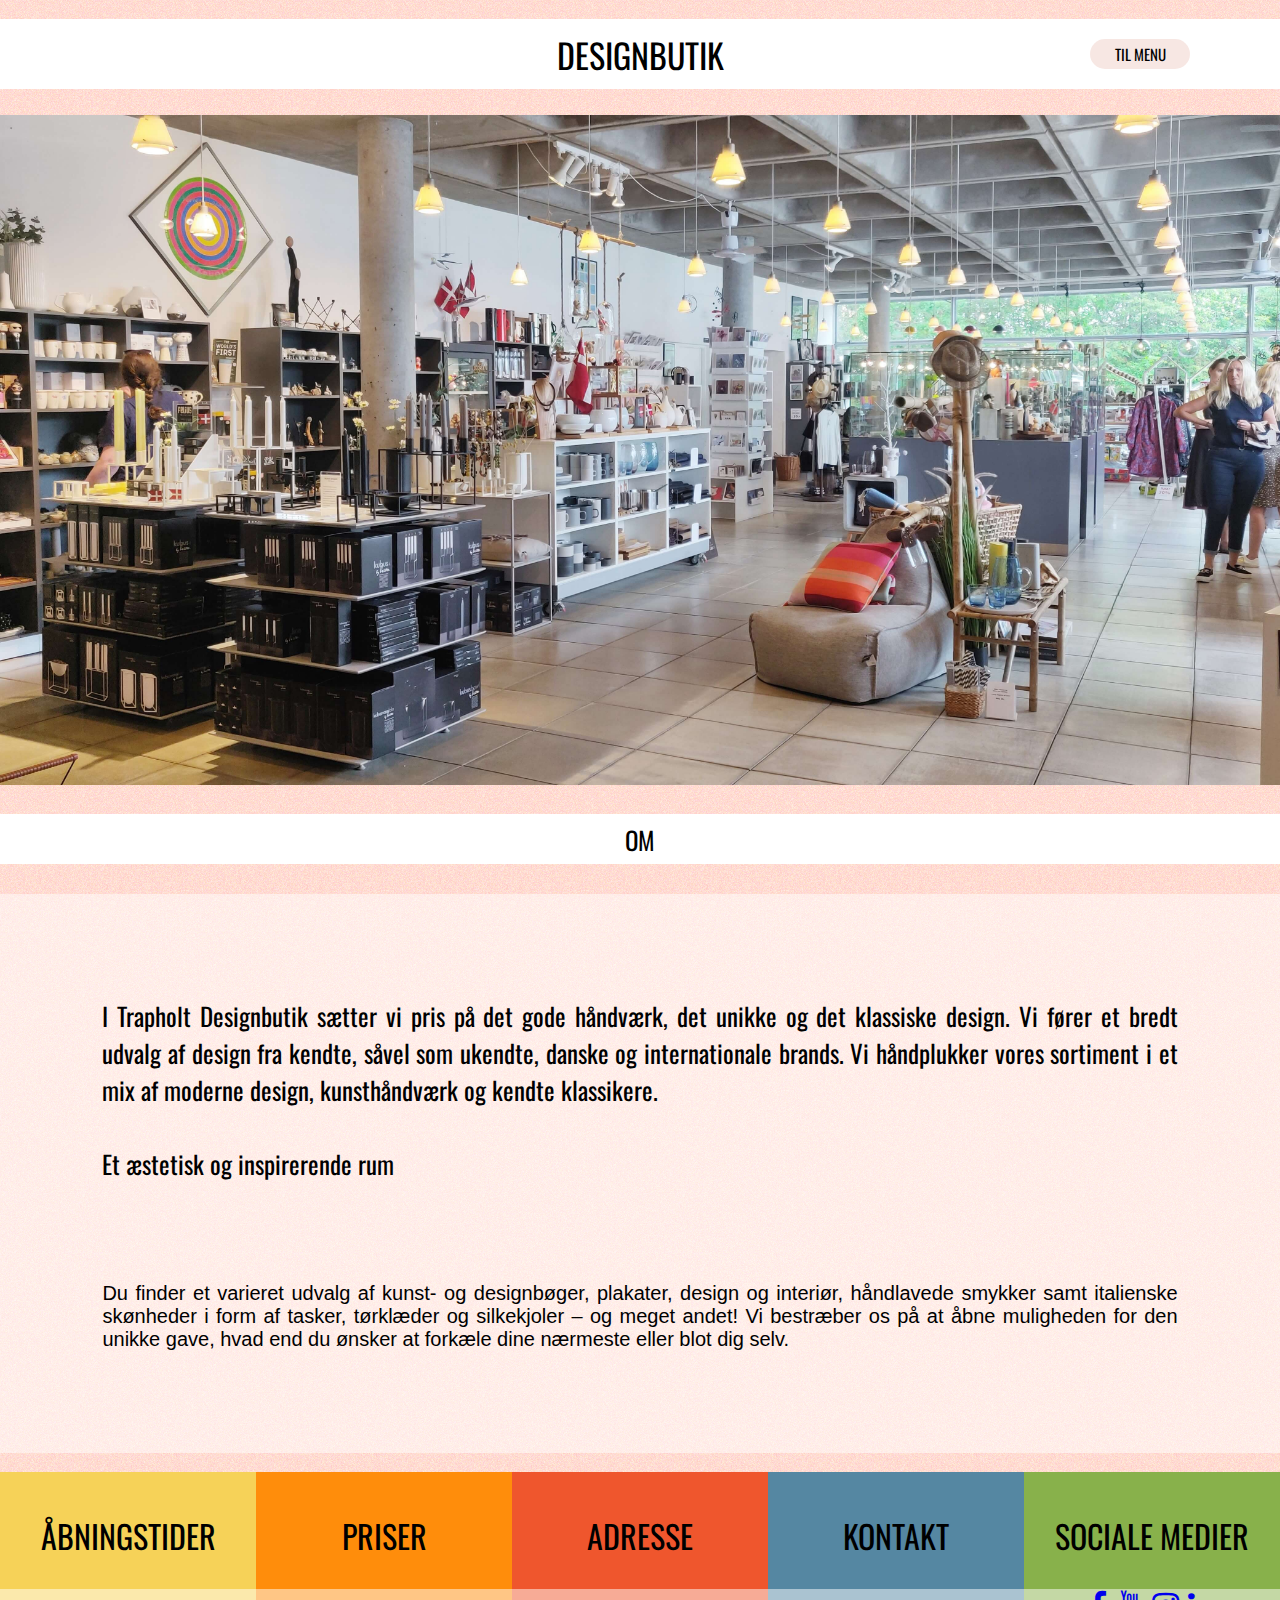
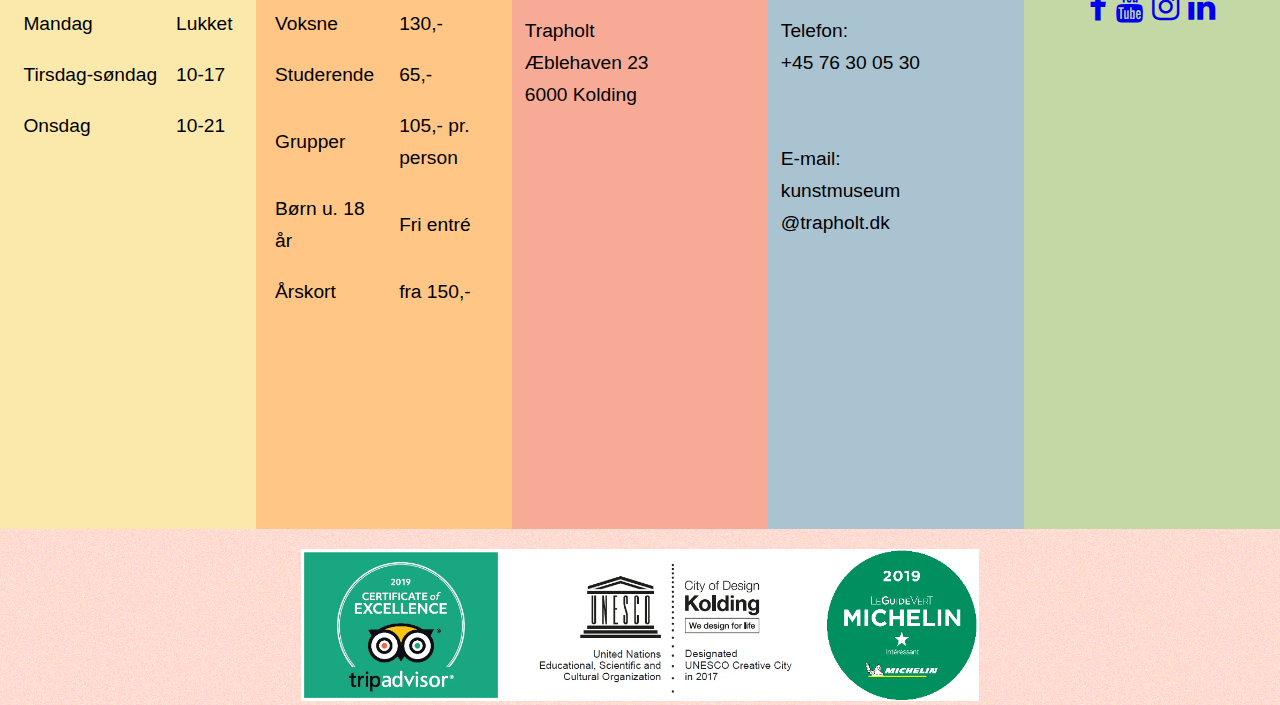
<file: Examssidedone-gruppe3---responsive-Edit2/butik.html>
<!DOCTYPE html>
<html lang="en">
<head>
    <meta charset="UTF-8">
    <meta http-equiv="X-UA-Compatible" content="IE=edge">
    <meta name="viewport" content="width=device-width, initial-scale=1.0">
    <title>Butik</title>
    <link rel="stylesheet" href="css/butik.css">
    <link rel="apple-touch-icon" sizes="180x180" href="/apple-touch-icon.png">
<link rel="icon" type="image/png" sizes="32x32" href="/favicon-32x32.png">
<link rel="icon" type="image/png" sizes="16x16" href="/favicon-16x16.png">
<link rel="manifest" href="/site.webmanifest">
<link rel="mask-icon" href="/safari-pinned-tab.svg" color="#5bbad5">
<meta name="msapplication-TileColor" content="#da532c">
<meta name="theme-color" content="#ffffff">
</head>
<body>

<div class="headerboks">
    <div class="headertekststor">DESIGNBUTIK</div>  
    <button id="butikknap"> <a href="index.html" >TIL MENU </a> </button></div>
    <img id ="billede" src="img/designbutik.jpg" alt="butik">
    <div class="uh3banner"> <div class="headertekst">OM</div></div>

    <div class="box">
        
        <div id="ohdesign"> I Trapholt Designbutik sætter vi pris på det gode håndværk,
             det unikke og det klassiske design. Vi fører et bredt udvalg af design fra kendte,
              såvel som ukendte, danske og internationale brands. 
              Vi håndplukker vores sortiment i et mix af moderne design, 
              kunsthåndværk og kendte klassikere.<br>
              <br> Et æstetisk og inspirerende rum<br></div>
              
              <div id="uhdesign"> Du finder et varieret udvalg af kunst- 
              og designbøger, plakater, design og interiør, 
              håndlavede smykker samt italienske skønheder i form af tasker, tørklæder og silkekjoler
               – og meget andet! 
               Vi bestræber os på at åbne muligheden for den unikke gave, 
               hvad end du ønsker at forkæle dine nærmeste eller blot dig selv. <br></div>
              </body>
    </div>

      <!-- Footer -->

  <div class="footer">

    <div class="gulfooter">ÅBNINGSTIDER
      <div class="opafooter">
        <table id="footertable">

          <tr id="footertablerow">
            <td id="footertabletekst">Mandag</td>
            <td id="footertabletekstvenstre">Lukket</td>
          </tr>

          <tr id="footertablerow">
            <td id="footertabletekst">Tirsdag-søndag</td>
            <td id="footertabletekstvenstre">10-17</td>
          </tr>

          <tr id="footertablerow">
            <td id="footertabletekst">Onsdag</td>
            <td id="footertabletekstvenstre">10-21</td>
          </tr>

        </table>
      </div>
    </div>


    <div class="orangefooter">PRISER
      <div class="opafooter">

        <table id="footertable">

          <tr id="footertablerow">
            <td id="footertabletekst">Voksne</td>
            <td id="footertabletekstvenstre">130,-</td>
          </tr>

          <tr id="footertablerow">
            <td id="footertabletekst">Studerende</td>
            <td id="footertabletekstvenstre">65,-</td>
          </tr>

          <tr id="footertablerow">
            <td id="footertabletekst">Grupper</td>
            <td id="footertabletekstvenstre">105,- pr. person</td>
          </tr>

          <tr id="footertablerow">
            <td id="footertabletekst">Børn u. 18 år</td>
            <td id="footertabletekstvenstre">Fri entré</td>
          </tr>

          <tr id="footertablerow">
            <td id="footertabletekst">Årskort</td>
            <td id="footertabletekstvenstre">fra 150,-</td>
          </tr>

        </table>

      </div>
    </div>


    <div class="rødfooter">ADRESSE
      <div class="opafooter">
        <div class="footertabletekstlinje"> 
          Trapholt
          <br>
          Æblehaven 23
          <br>
          6000 Kolding
        </div>
      </div>
    </div>


    <div class="blåfooter"> <a href="kontakt.html" >KONTAKT</a>
      <div class="opafooter">
        <div class="footertabletekstlinje">
          Telefon:
          <br>
          +45 76 30 05 30
          <br><br><br>
          E-mail:
          <br>
          kunstmuseum
          <br>@trapholt.dk

        </div>
      </div>
    </div>


    <div class="grønfooter"> SOCIALE MEDIER
      <div class="opafooter">
        <div class="some">



          <a href="https://www.facebook.com/trapholt.dk" class="fa fa-facebook"></a>
          <a href="https://www.youtube.com/c/TrapholtART" class="fa fa-youtube"></a>
          <a href="https://www.instagram.com/trapholt/?hl=da" class="fa fa-instagram"></a>
          <a href="https://dk.linkedin.com/company/trapholt" class="fa fa-linkedin"></a>
        </div>
      </div>
    </div>






  </div>


  <div class="footerbillede">
    <div class="divforfooterbillede">
      <img src="img/footerbillede.png" style="size: 100%;">
    </div>
  </div>











































































  <link rel="stylesheet" href="https://cdnjs.cloudflare.com/ajax/libs/font-awesome/4.7.0/css/font-awesome.min.css">
  
</body>
</file>
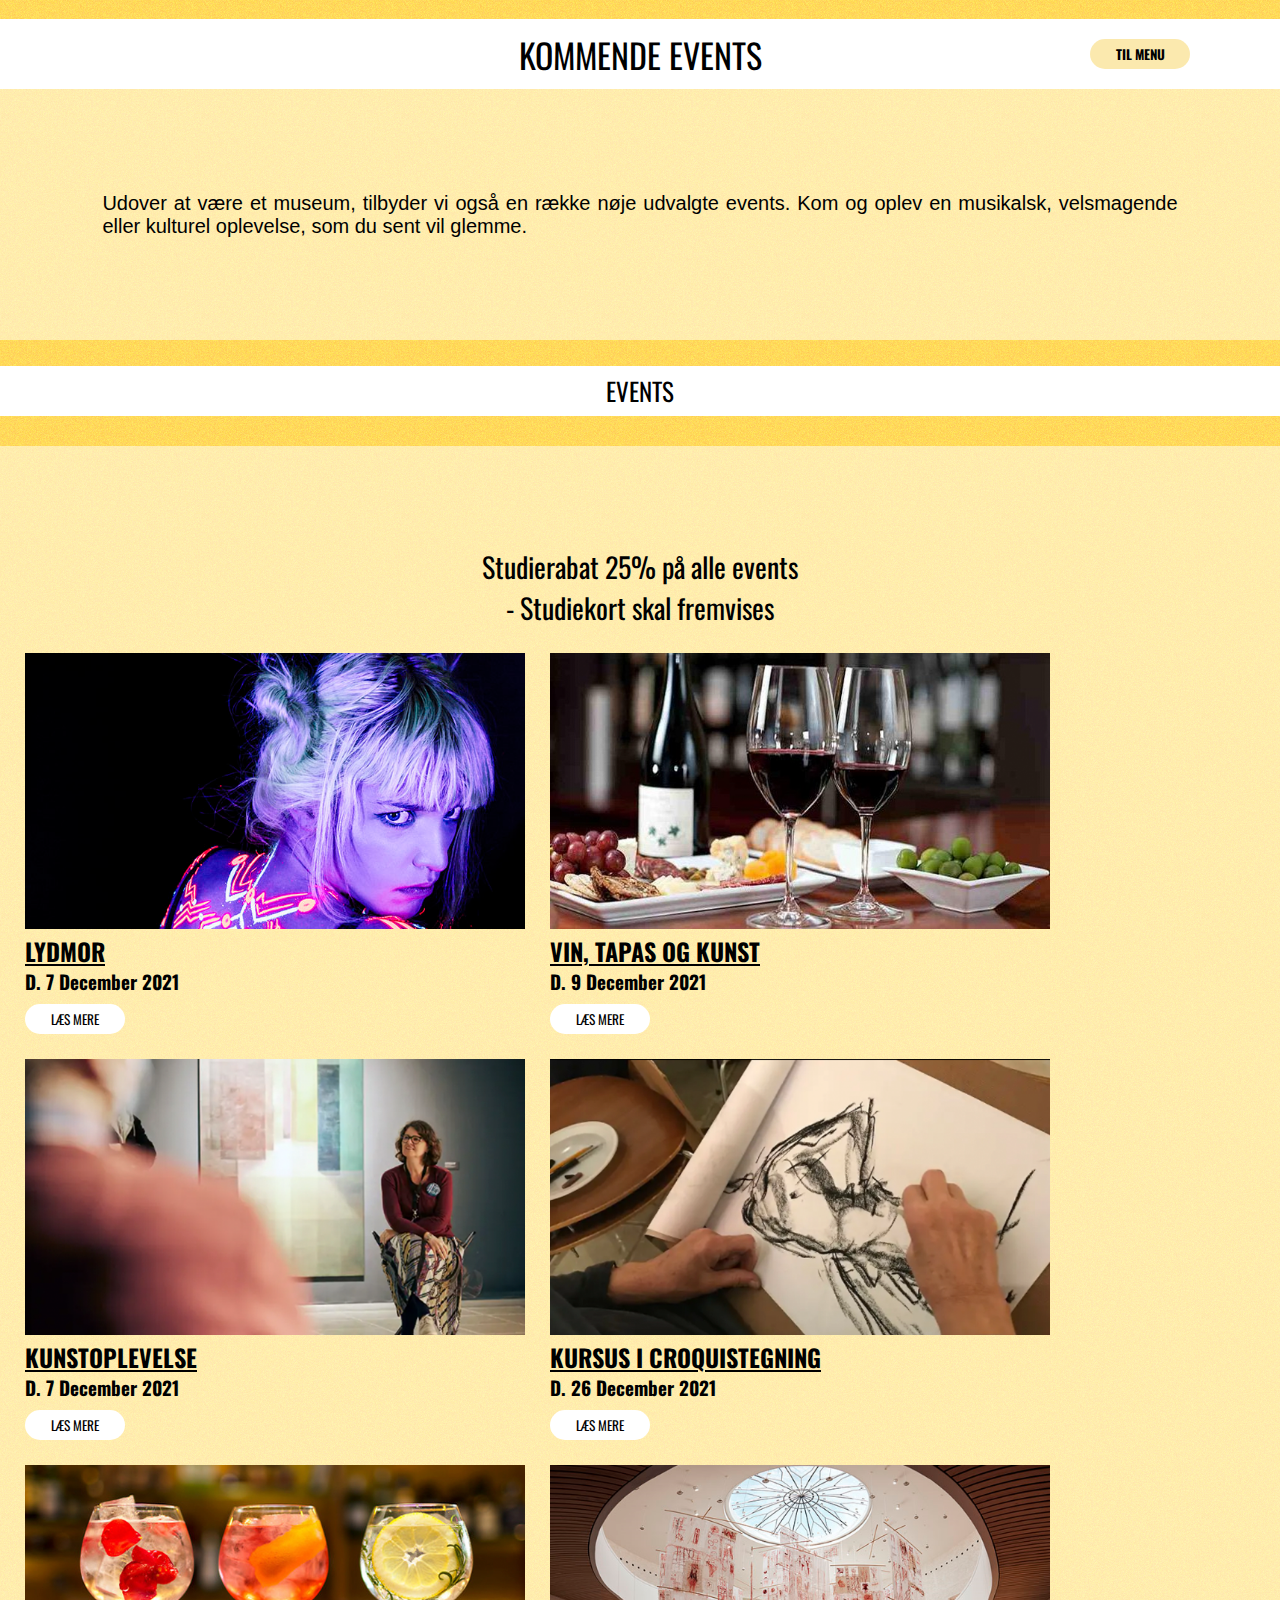
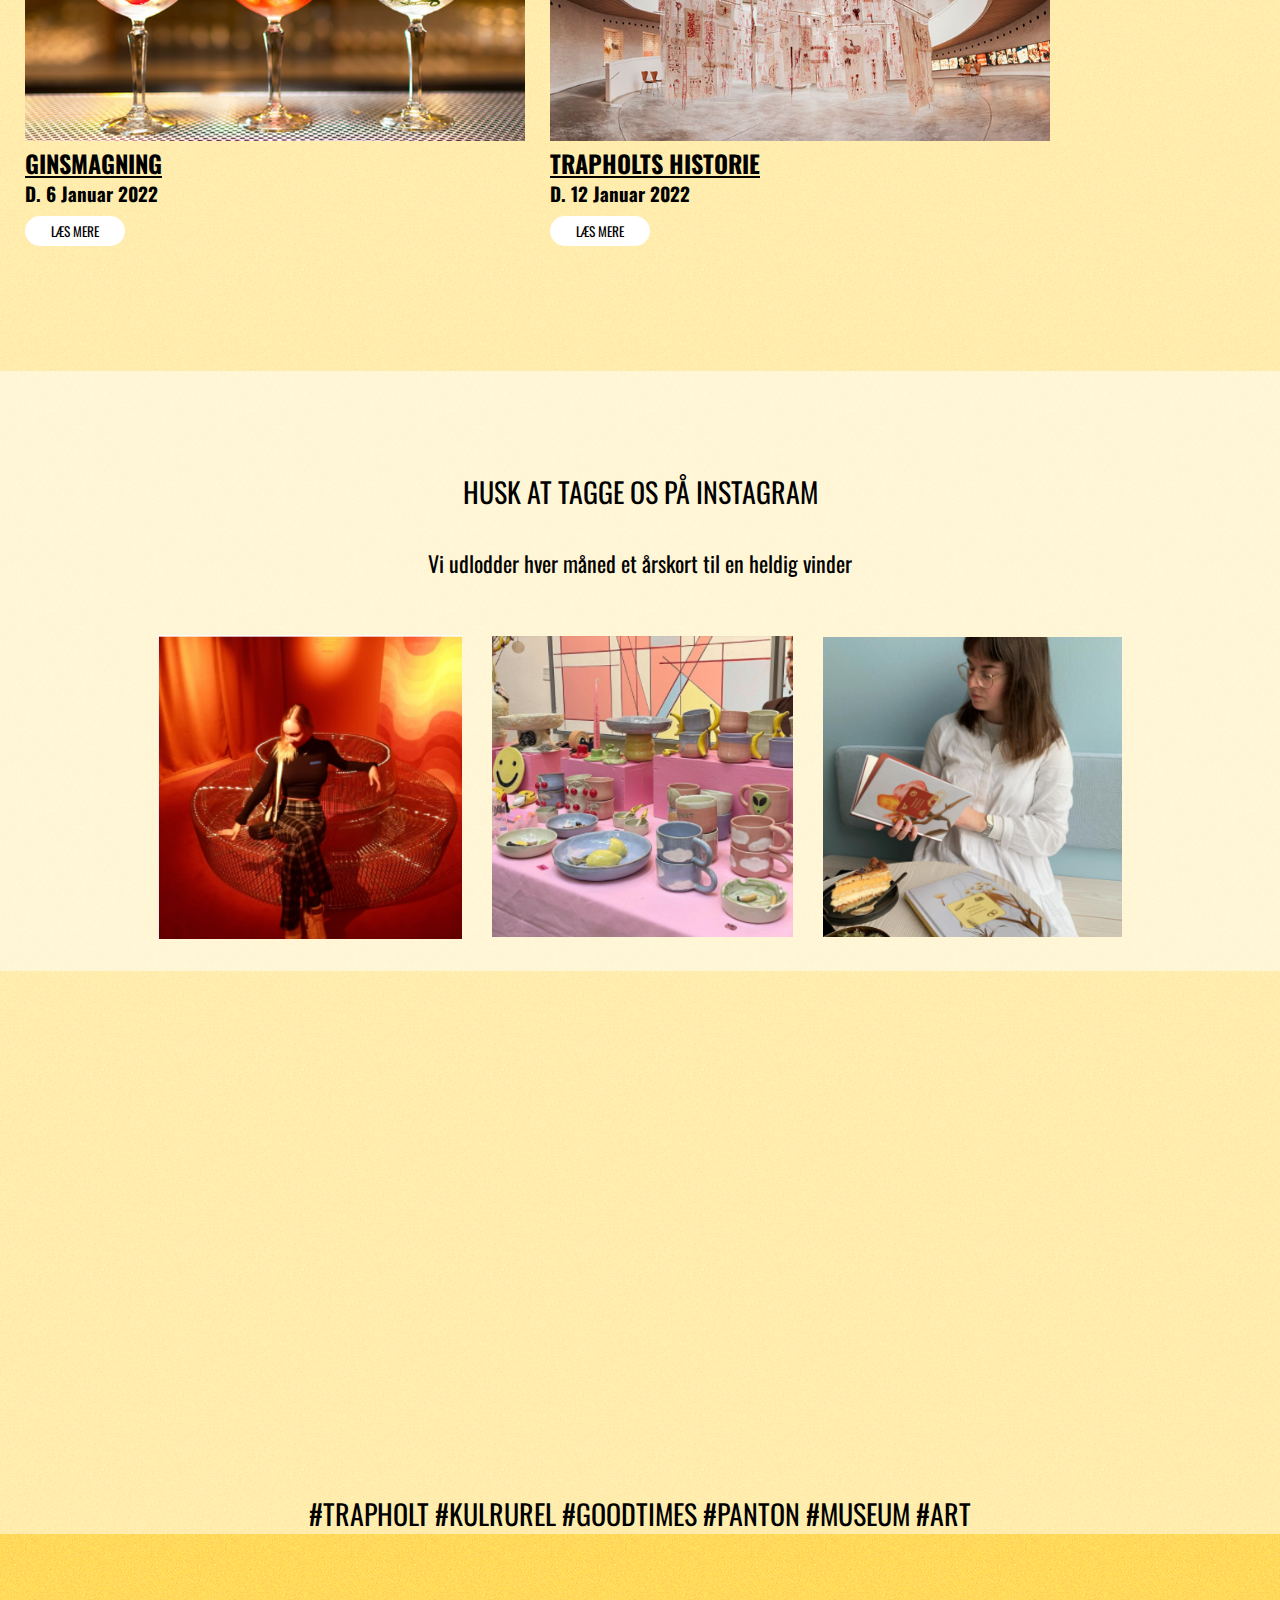
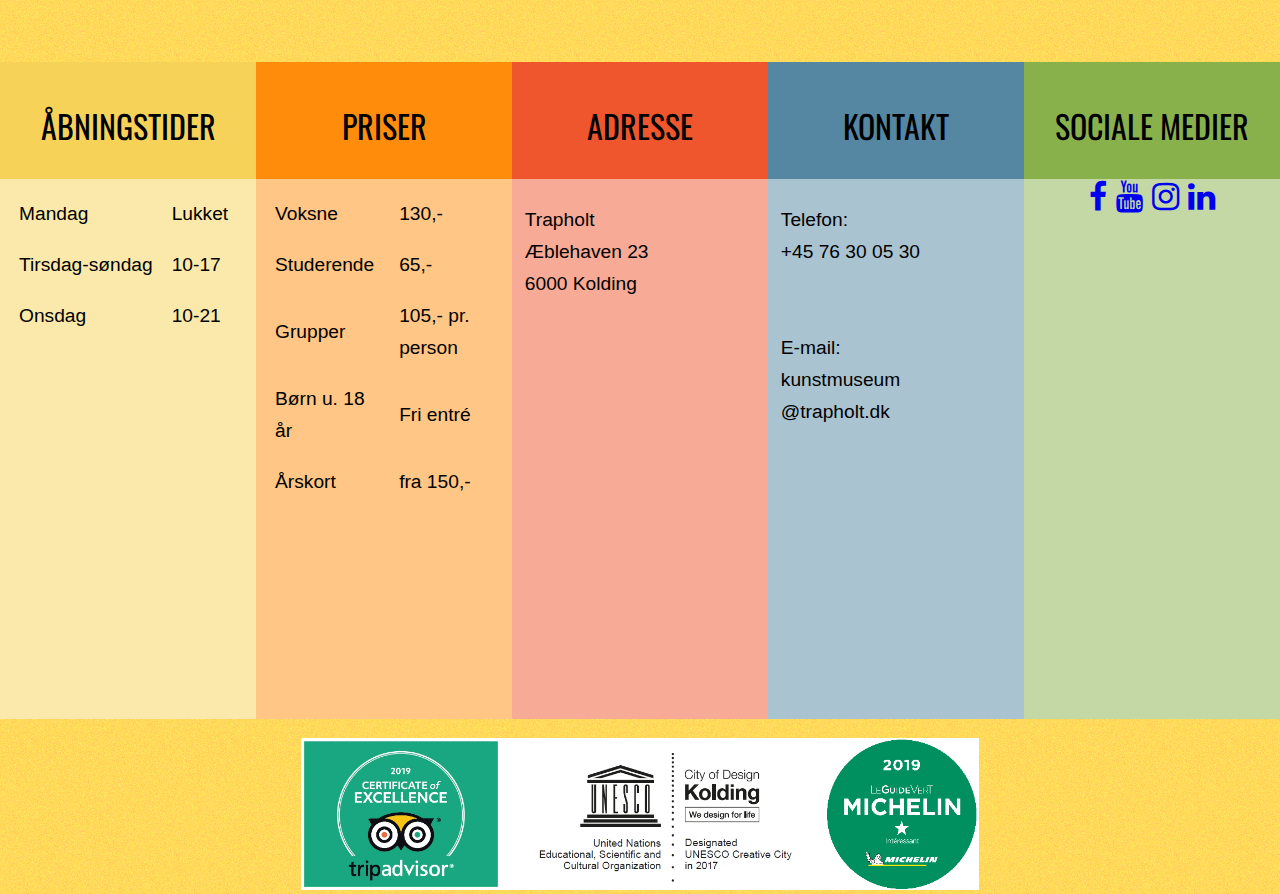
<file: Examssidedone-gruppe3---responsive-Edit2/events.html>
<!DOCTYPE html>
<html lang="en">
<head>
    <meta charset="UTF-8">
    <meta http-equiv="X-UA-Compatible" content="IE=edge">
    <meta name="viewport" content="width=device-width, initial-scale=1.0">
    <title>Events</title>
    <link rel="stylesheet" href="css/events.css">
    <link rel="apple-touch-icon" sizes="180x180" href="/apple-touch-icon.png">
<link rel="icon" type="image/png" sizes="32x32" href="/favicon-32x32.png">
<link rel="icon" type="image/png" sizes="16x16" href="/favicon-16x16.png">
<link rel="manifest" href="/site.webmanifest">
<link rel="mask-icon" href="/safari-pinned-tab.svg" color="#5bbad5">
<meta name="msapplication-TileColor" content="#da532c">
<meta name="theme-color" content="#ffffff">
</head>
<body>
</head>

<!-- <ØVERSTE HEADER> -->
 <div class="headerboks">
    <div class="headertekststor">KOMMENDE EVENTS</div>
    <button id="eventknap"> <a href="index.html" >TIL MENU </a> </button></div>


  

    <!-- <UNDEROVERSKRIFT> -->
   <div class="uh2">Udover at være et museum, tilbyder vi
    også en række nøje udvalgte
    events. Kom og oplev en musikalsk, velsmagende 
    eller kulturel oplevelse, som du sent vil glemme. <br></div>





<!-- <OVERSKRIFT AFSNIT> -->
     <div class="uh3banner">
    <div class="headertekst">EVENTS</div>
  </div>



  
<!-- <EVENTS> -->
  <div id="indhold">
    <p id="studiekort">Studierabat 25% på alle events <br>
      - Studiekort skal fremvises</p>
      <div style="overflow-x:auto;"><table id="tableevents">
    <tr>
<!-- <LYDMOR> -->
      <td><h1 id="tableh"><img id ="pictable" src="img/lydmor.png" alt="lydmor">
        <br><br>LYDMOR</h1><br><h2 id="tableuh">D. 7 December 2021</h2><br><button id="billet">LÆS MERE</a> </button></td>

<!-- <TAPAS> -->
      <td><h1 id="tableh"><img id ="pictable" src="img/vino.png" alt="ginsmagning">
        <br><br>VIN, TAPAS OG KUNST</h1><br><h2 id="tableuh">D. 9 December 2021</h2><br><button id="billet">LÆS MERE</a> </button></td>
    </tr>
    <tr>

<!-- <KUNST> -->
      <td><h1 id="tableh"><img id ="pictable" src="img/kunstoplevelse.png" alt="kunst">
        <br><br>KUNSTOPLEVELSE</h1><br><h2 id="tableuh">D. 7 December 2021</h2><br><button id="billet">LÆS MERE</a> </button></td>

<!-- <CROQUIS> -->
      <td><h1 id="tableh"><img id ="pictable" src="img/croquis.png" alt="croquis">
        <br><br>KURSUS I CROQUISTEGNING</h1><br><h2 id="tableuh">D. 26 December 2021</h2><br><button id="billet">LÆS MERE</a> </button></td>
    </tr>
    <tr>

<!-- <GIN> -->
      <td><h1 id="tableh"><img id ="pictable" src="img/ginsmagning.png" alt="ginsmagning">
        <br><br>GINSMAGNING</h1><br><h2 id="tableuh">D. 6 Januar 2022</h2><br><button id="billet">LÆS MERE</a> </button></td>

<!-- <TRAPHOLT> -->
      <td><h1 id="tableh"><img id ="pictable" src="img/trapholt.png" alt="trapholt">
        <br><br>TRAPHOLTS HISTORIE</h1><br><h2 id="tableuh">D. 12 Januar 2022</h2><br><button id="billet">LÆS MERE</a> </button></td>
    </tr>
  </table>
  </div>

  <!-- <INSTAGRAM SEKTION> -->
    <div id="instagram"> <p id="studiekort">HUSK AT TAGGE OS PÅ INSTAGRAM</p>
      <p id="vinder">Vi udlodder hver måned et årskort til en heldig vinder</p>
  <!-- <INSTA BILLEDER> -->   

    <table id= "instatable">
      <tr>
        <th><img id ="Insta" src="img/insta.png" alt="trapholt"></th>
        <th><img id ="Insta" src="img/insta2.png" alt="trapholt"></th>
        <th><img id ="Insta" src="img/insta3.png" alt="insta"></th>
      </tr> </table>

    <div> </div></div>
    <div id="hashtags">#TRAPHOLT       #KULRUREL       #GOODTIMES       #PANTON       #MUSEUM       #ART</div>
  </div>

    <!-- Footer -->

    <div class="footer">

      <div class="gulfooter">ÅBNINGSTIDER
        <div class="opafooter">
          <table id="footertable">
  
            <tr id="footertablerow">
              <td id="footertabletekst">Mandag</td>
              <td id="footertabletekstvenstre">Lukket</td>
            </tr>
  
            <tr id="footertablerow">
              <td id="footertabletekst">Tirsdag-søndag</td>
              <td id="footertabletekstvenstre">10-17</td>
            </tr>
  
            <tr id="footertablerow">
              <td id="footertabletekst">Onsdag</td>
              <td id="footertabletekstvenstre">10-21</td>
            </tr>
  
          </table>
        </div>
      </div>
  
  
      <div class="orangefooter">PRISER
        <div class="opafooter">
  
          <table id="footertable">
  
            <tr id="footertablerow">
              <td id="footertabletekst">Voksne</td>
              <td id="footertabletekstvenstre">130,-</td>
            </tr>
  
            <tr id="footertablerow">
              <td id="footertabletekst">Studerende</td>
              <td id="footertabletekstvenstre">65,-</td>
            </tr>
  
            <tr id="footertablerow">
              <td id="footertabletekst">Grupper</td>
              <td id="footertabletekstvenstre">105,- pr. person</td>
            </tr>
  
            <tr id="footertablerow">
              <td id="footertabletekst">Børn u. 18 år</td>
              <td id="footertabletekstvenstre">Fri entré</td>
            </tr>
  
            <tr id="footertablerow">
              <td id="footertabletekst">Årskort</td>
              <td id="footertabletekstvenstre">fra 150,-</td>
            </tr>
  
          </table>
  
        </div>
      </div>
  
  
      <div class="rødfooter">ADRESSE
        <div class="opafooter">
          <div class="footertabletekstlinje"> 
            Trapholt
            <br>
            Æblehaven 23
            <br>
            6000 Kolding
          </div>
        </div>
      </div>
  
  
      <div class="blåfooter"> <a href="kontakt.html" >KONTAKT</a>
        <div class="opafooter">
          <div class="footertabletekstlinje">
            Telefon:
            <br>
            +45 76 30 05 30
            <br><br><br>
            E-mail:
            <br>
            kunstmuseum
            <br>@trapholt.dk
  
          </div>
        </div>
      </div>
  
  
      <div class="grønfooter"> SOCIALE MEDIER
        <div class="opafooter">
          <div class="some">
  
  
  
            <a href="https://www.facebook.com/trapholt.dk" class="fa fa-facebook"></a>
            <a href="https://www.youtube.com/c/TrapholtART" class="fa fa-youtube"></a>
            <a href="https://www.instagram.com/trapholt/?hl=da" class="fa fa-instagram"></a>
            <a href="https://dk.linkedin.com/company/trapholt" class="fa fa-linkedin"></a>
          </div>
        </div>
      </div>
  
  
  
  
  
  
    </div>
  
  
    <div class="footerbillede">
      <div class="divforfooterbillede">
        <img src="img/footerbillede.png" style="size: 100%;">
      </div>
    </div>
  
  
  
  
  
  
  
  
  
  
  
  
  
  
  
  
  
  
  
  
  
  
  
  
  
  
  
  
  
  
  
  
  
  
  
  
  
  
  
  
  
  
  
  
  
  
  
  
  
  
  
  
  
  
  
  
  
  
  
  
  
  
  
  
  
  
  
  
  
  
  
  
  
  
  
    <link rel="stylesheet" href="https://cdnjs.cloudflare.com/ajax/libs/font-awesome/4.7.0/css/font-awesome.min.css">
    
</body>
</html>
</body>
</file>
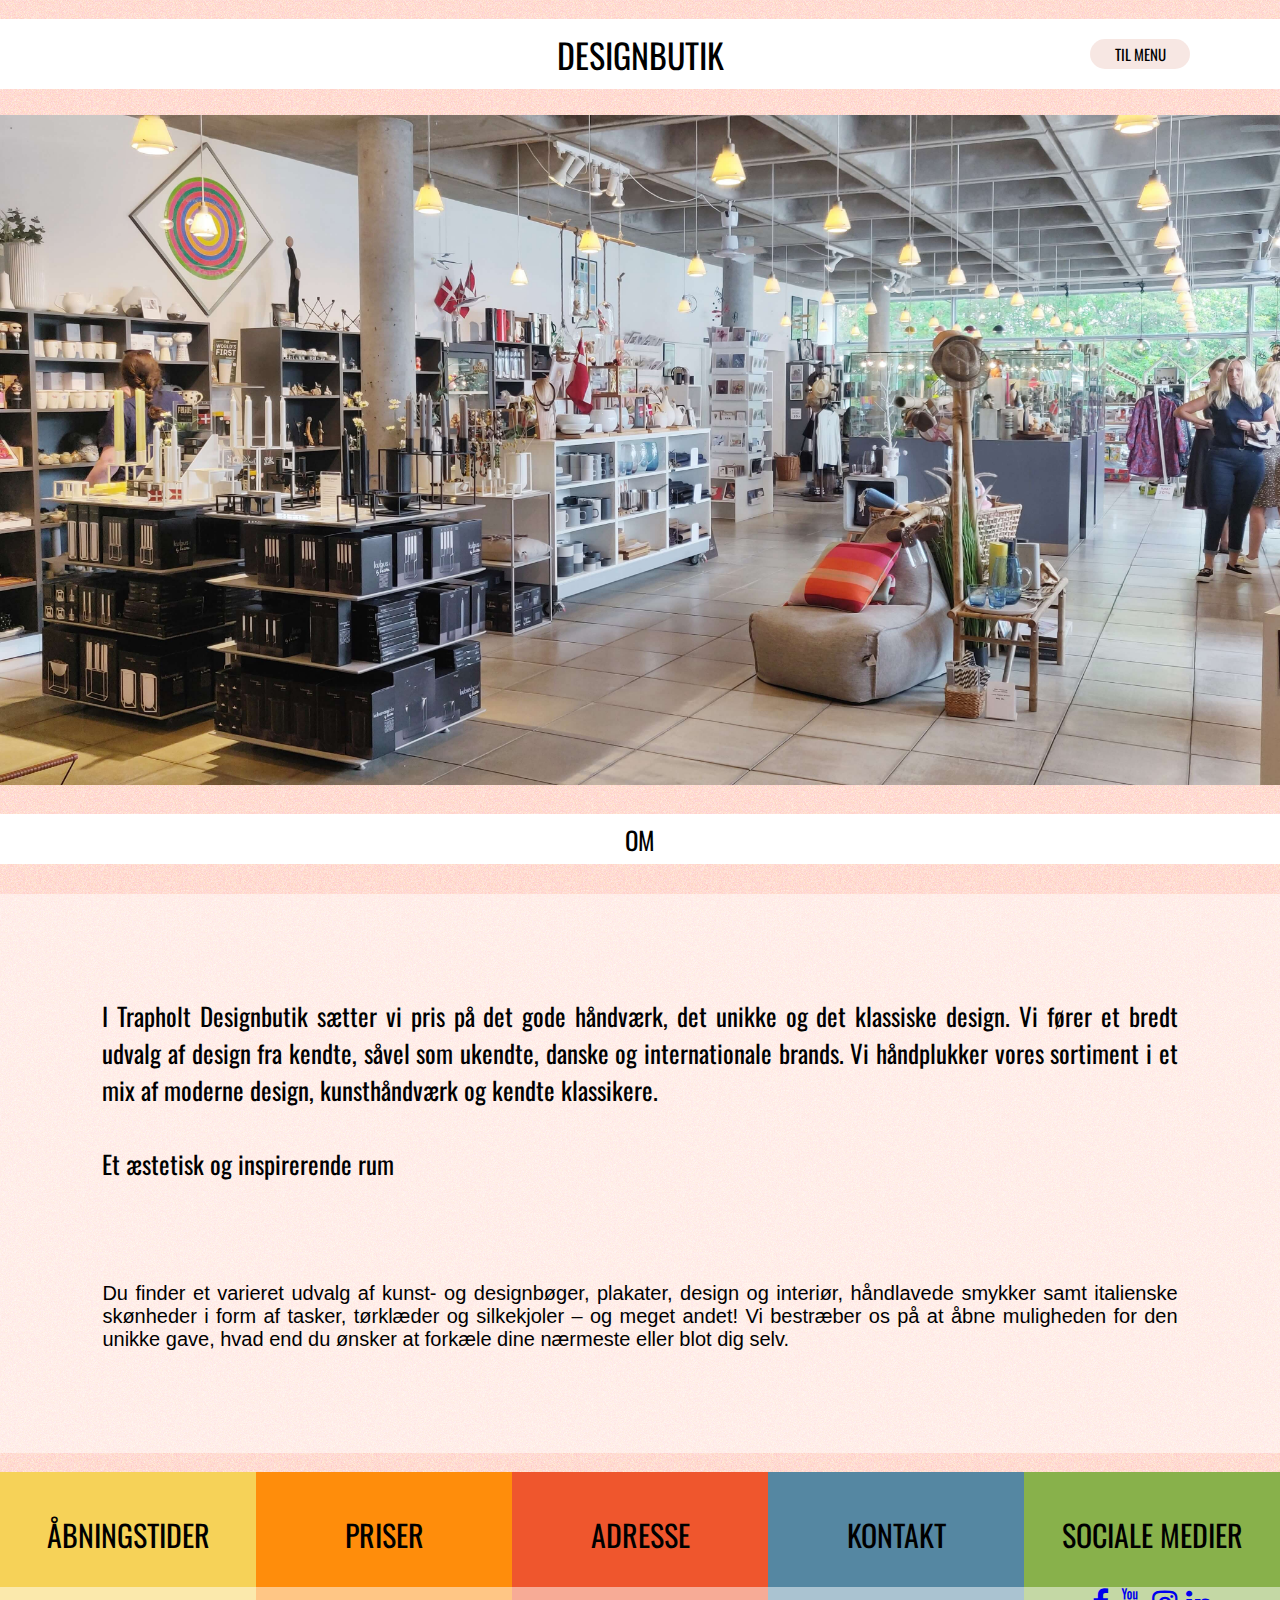
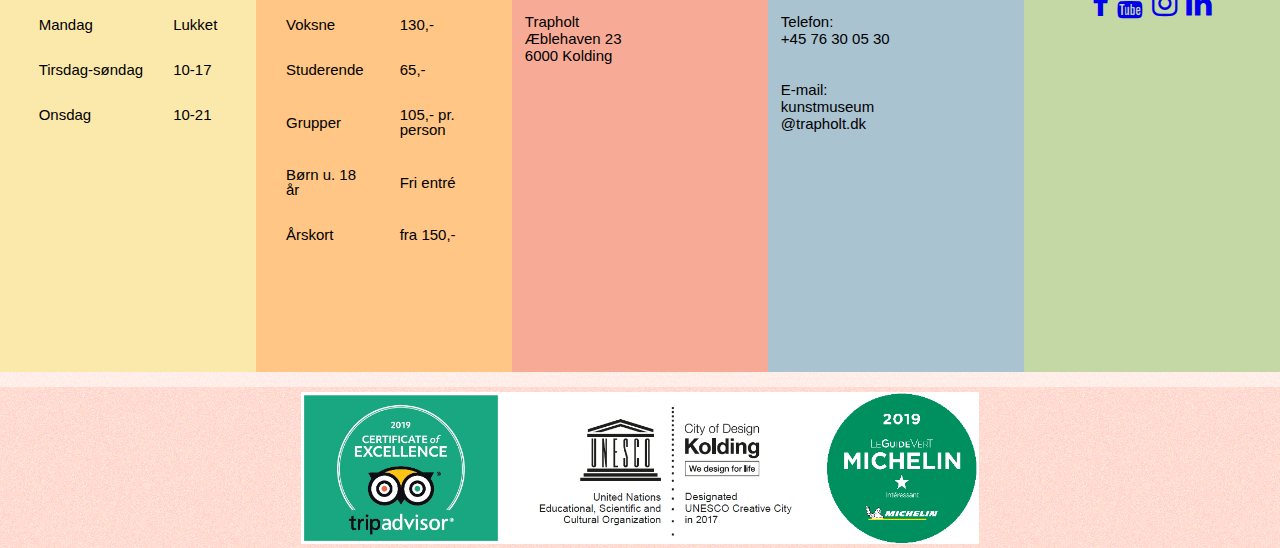
<file: Examssidedone-gruppe3-main/butik.html>
<!DOCTYPE html>
<html lang="en">
<head>
    <meta charset="UTF-8">
    <meta http-equiv="X-UA-Compatible" content="IE=edge">
    <meta name="viewport" content="width=device-width, initial-scale=1.0">
    <title>Butik</title>
    <link rel="stylesheet" href="css/butik.css">
    <link rel="apple-touch-icon" sizes="180x180" href="/apple-touch-icon.png">
<link rel="icon" type="image/png" sizes="32x32" href="/favicon-32x32.png">
<link rel="icon" type="image/png" sizes="16x16" href="/favicon-16x16.png">
<link rel="manifest" href="/site.webmanifest">
<link rel="mask-icon" href="/safari-pinned-tab.svg" color="#5bbad5">
<meta name="msapplication-TileColor" content="#da532c">
<meta name="theme-color" content="#ffffff">
</head>
<body>

<div class="headerboks">
    <div class="headertekststor">DESIGNBUTIK</div>  
    <button id="butikknap"> <a href="index.html" >TIL MENU </a> </button></div>
    <img id ="billede" src="img/designbutik.jpg" alt="butik">
    <div class="uh3banner"> <div class="headertekst">OM</div></div>

    <div class="box">
        
        <div id="ohdesign"> I Trapholt Designbutik sætter vi pris på det gode håndværk,
             det unikke og det klassiske design. Vi fører et bredt udvalg af design fra kendte,
              såvel som ukendte, danske og internationale brands. 
              Vi håndplukker vores sortiment i et mix af moderne design, 
              kunsthåndværk og kendte klassikere.<br>
              <br> Et æstetisk og inspirerende rum<br></div>
              
              <div id="uhdesign"> Du finder et varieret udvalg af kunst- 
              og designbøger, plakater, design og interiør, 
              håndlavede smykker samt italienske skønheder i form af tasker, tørklæder og silkekjoler
               – og meget andet! 
               Vi bestræber os på at åbne muligheden for den unikke gave, 
               hvad end du ønsker at forkæle dine nærmeste eller blot dig selv. <br></div>
              </body>
    </div>

      <!-- Footer -->

  <div class="footer">

    <div class="gulfooter">ÅBNINGSTIDER
      <div class="opafooter">
        <table id="footertable">

          <tr id="footertablerow">
            <td id="footertabletekst">Mandag</td>
            <td id="footertabletekstvenstre">Lukket</td>
          </tr>

          <tr id="footertablerow">
            <td id="footertabletekst">Tirsdag-søndag</td>
            <td id="footertabletekstvenstre">10-17</td>
          </tr>

          <tr id="footertablerow">
            <td id="footertabletekst">Onsdag</td>
            <td id="footertabletekstvenstre">10-21</td>
          </tr>

        </table>
      </div>
    </div>


    <div class="orangefooter">PRISER
      <div class="opafooter">

        <table id="footertable">

          <tr id="footertablerow">
            <td id="footertabletekst">Voksne</td>
            <td id="footertabletekstvenstre">130,-</td>
          </tr>

          <tr id="footertablerow">
            <td id="footertabletekst">Studerende</td>
            <td id="footertabletekstvenstre">65,-</td>
          </tr>

          <tr id="footertablerow">
            <td id="footertabletekst">Grupper</td>
            <td id="footertabletekstvenstre">105,- pr. person</td>
          </tr>

          <tr id="footertablerow">
            <td id="footertabletekst">Børn u. 18 år</td>
            <td id="footertabletekstvenstre">Fri entré</td>
          </tr>

          <tr id="footertablerow">
            <td id="footertabletekst">Årskort</td>
            <td id="footertabletekstvenstre">fra 150,-</td>
          </tr>

        </table>

      </div>
    </div>


    <div class="rødfooter">ADRESSE
      <div class="opafooter">
        <div class="footertabletekstlinje"> 
          Trapholt
          <br>
          Æblehaven 23
          <br>
          6000 Kolding
        </div>
      </div>
    </div>


    <div class="blåfooter">KONTAKT
      <div class="opafooter">
        <div class="footertabletekstlinje">
          Telefon:
          <br>
          +45 76 30 05 30
          <br><br><br>
          E-mail:
          <br>
          kunstmuseum
          <br>@trapholt.dk

        </div>
      </div>
    </div>


    <div class="grønfooter"> SOCIALE MEDIER
      <div class="opafooter">
        <div class="some">



          <a href="https://www.facebook.com/trapholt.dk" class="fa fa-facebook"></a>
          <a href="https://www.youtube.com/c/TrapholtART" class="fa fa-youtube"></a>
          <a href="https://www.instagram.com/trapholt/?hl=da" class="fa fa-instagram"></a>
          <a href="https://dk.linkedin.com/company/trapholt" class="fa fa-linkedin"></a>
        </div>
      </div>
    </div>






  </div>


  <div class="footerbillede">
    <div class="divforfooterbillede">
      <img src="img/footerbillede.png" style="size: 100%;">
    </div>
  </div>











































































  <link rel="stylesheet" href="https://cdnjs.cloudflare.com/ajax/libs/font-awesome/4.7.0/css/font-awesome.min.css">
  
</body>
</file>
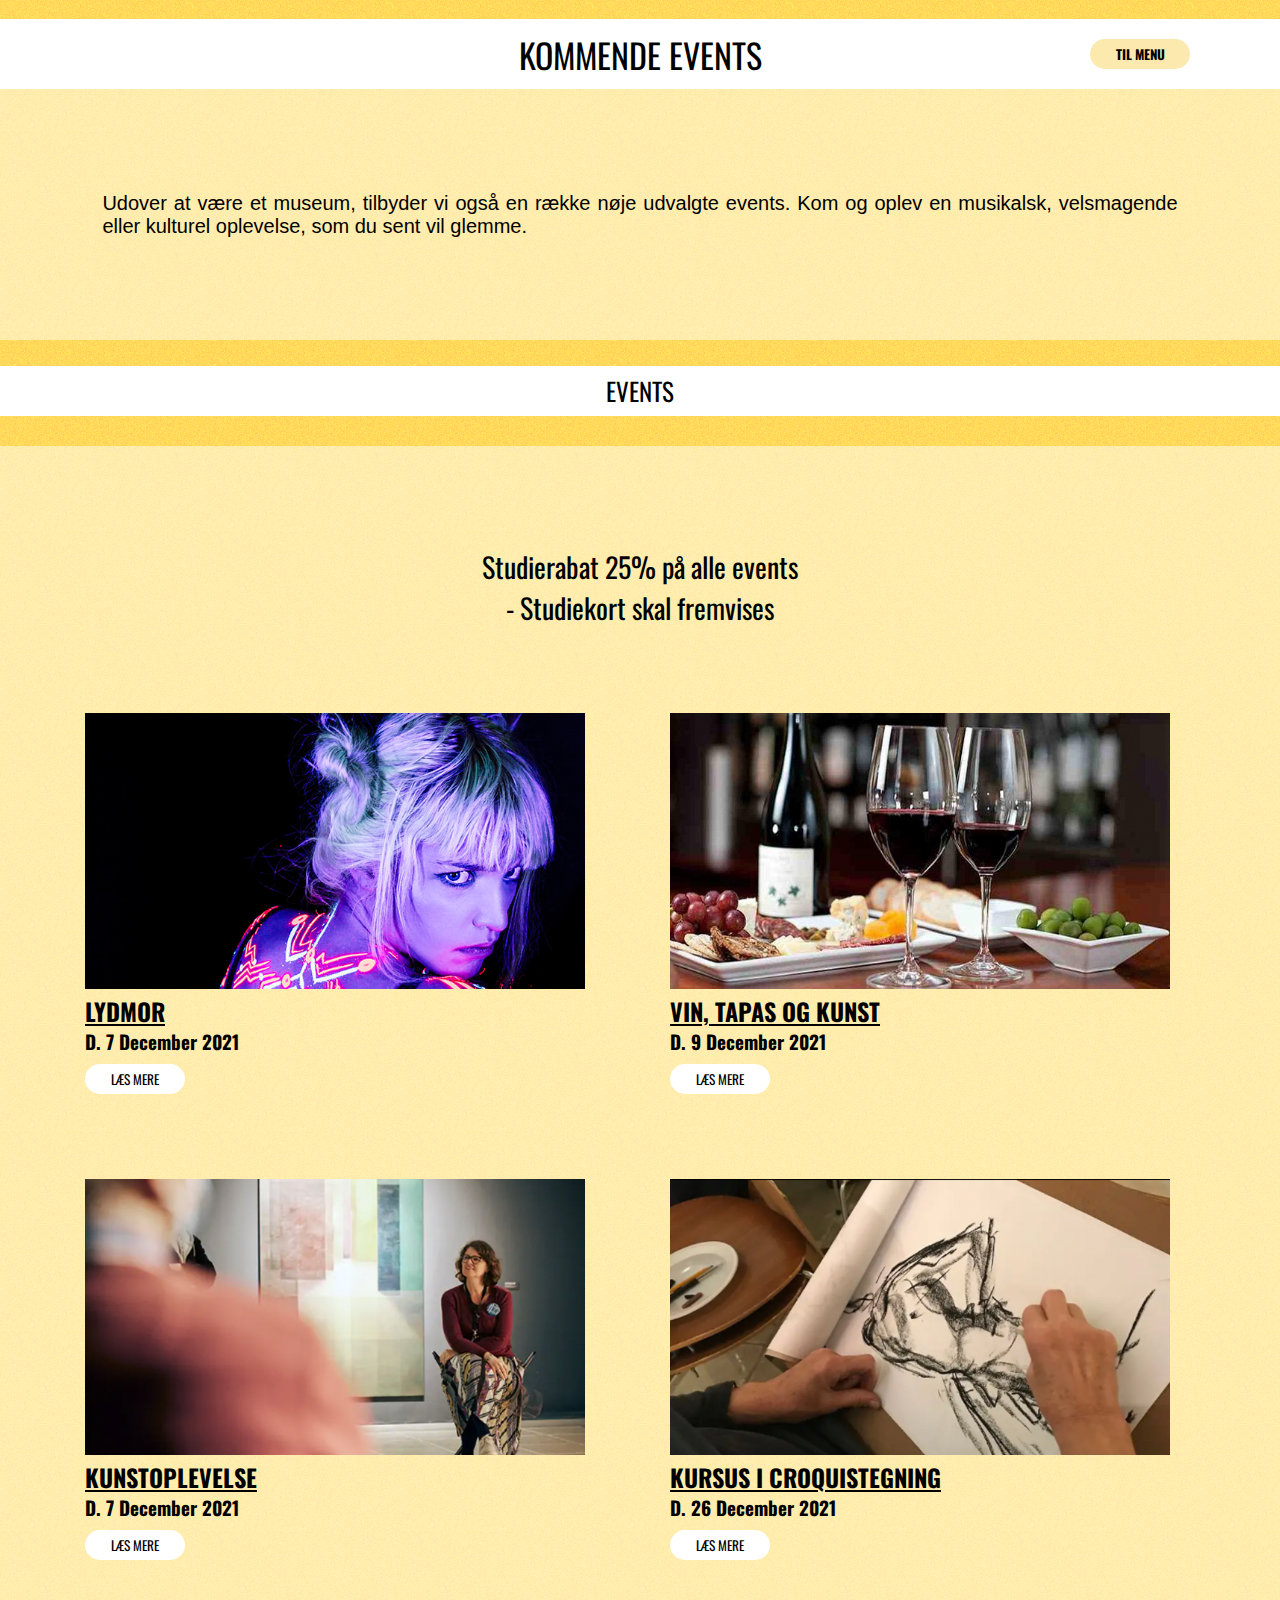
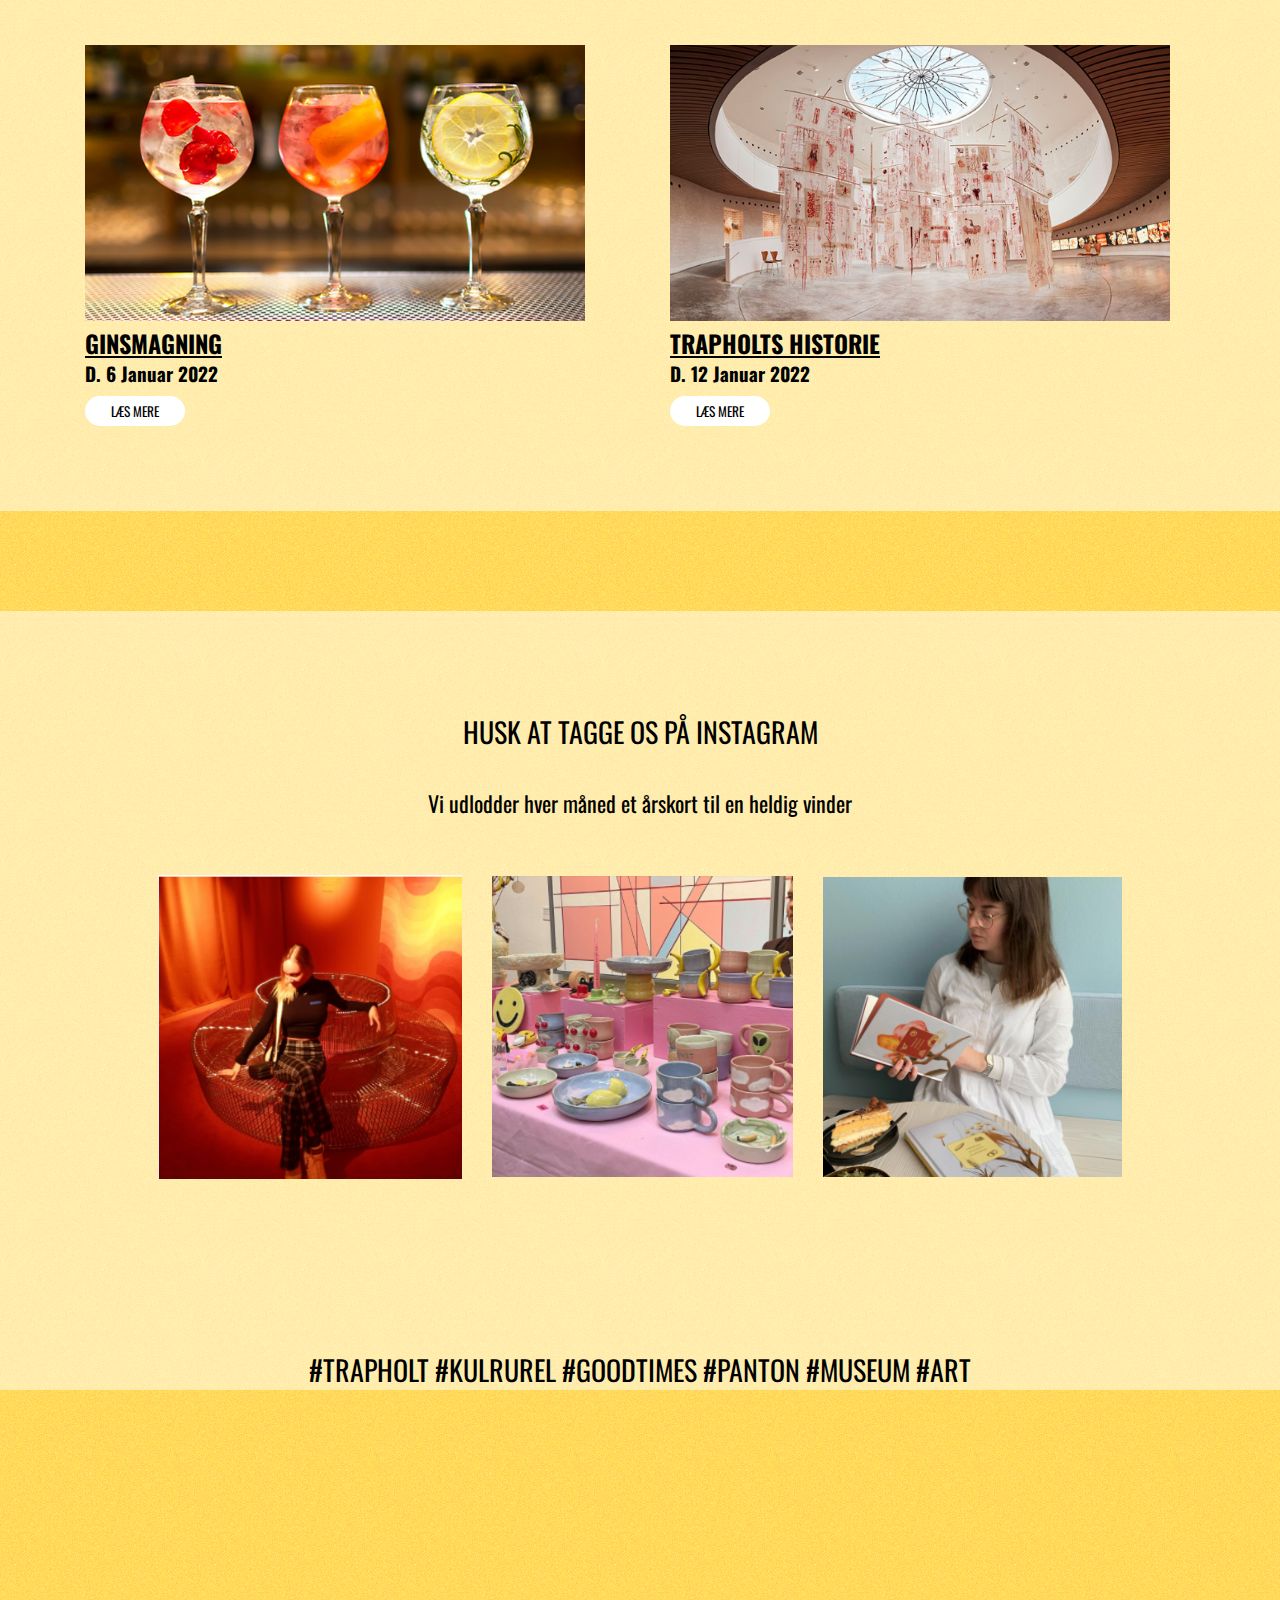
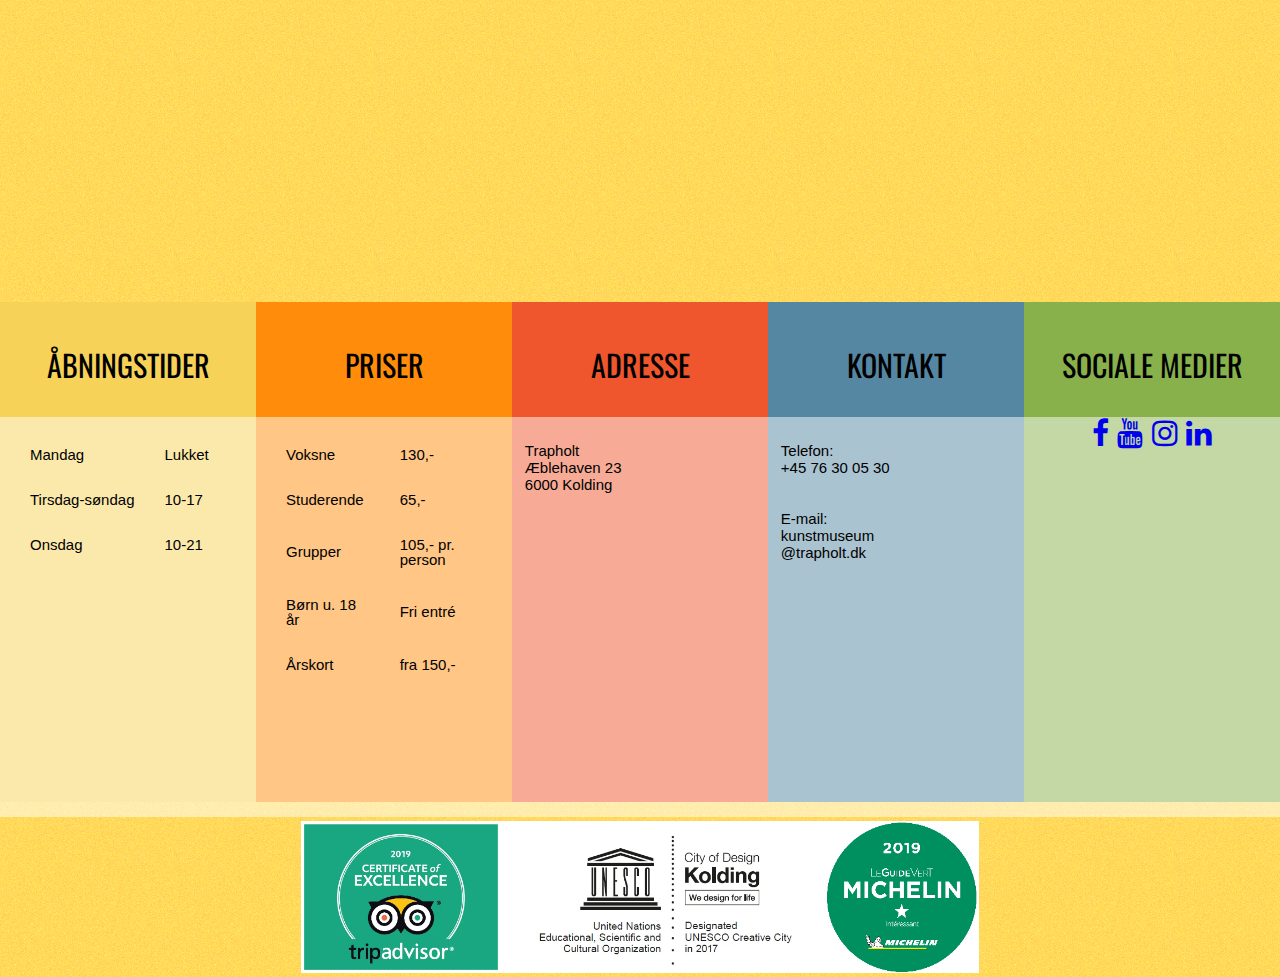
<file: Examssidedone-gruppe3-main/events.html>
<!DOCTYPE html>
<html lang="en">
<head>
    <meta charset="UTF-8">
    <meta http-equiv="X-UA-Compatible" content="IE=edge">
    <meta name="viewport" content="width=device-width, initial-scale=1.0">
    <title>Events</title>
    <link rel="stylesheet" href="css/events.css">
    <link rel="apple-touch-icon" sizes="180x180" href="/apple-touch-icon.png">
<link rel="icon" type="image/png" sizes="32x32" href="/favicon-32x32.png">
<link rel="icon" type="image/png" sizes="16x16" href="/favicon-16x16.png">
<link rel="manifest" href="/site.webmanifest">
<link rel="mask-icon" href="/safari-pinned-tab.svg" color="#5bbad5">
<meta name="msapplication-TileColor" content="#da532c">
<meta name="theme-color" content="#ffffff">
</head>
<body>
</head>

<!-- <ØVERSTE HEADER> -->
 <div class="headerboks">
    <div class="headertekststor">KOMMENDE EVENTS</div>
    <button id="eventknap"> <a href="index.html" >TIL MENU </a> </button></div>


  

    <!-- <UNDEROVERSKRIFT> -->
   <div class="uh2">Udover at være et museum, tilbyder vi
    også en række nøje udvalgte
    events. Kom og oplev en musikalsk, velsmagende 
    eller kulturel oplevelse, som du sent vil glemme. <br></div>





<!-- <OVERSKRIFT AFSNIT> -->
     <div class="uh3banner">
    <div class="headertekst">EVENTS</div>
  </div>



  
<!-- <EVENTS> -->
  <div id="indhold">
    <p id="studiekort">Studierabat 25% på alle events <br>
      - Studiekort skal fremvises</p>
    <table id="tableevents">
    <tr>
<!-- <LYDMOR> -->
      <td><h1 id="tableh"><img id ="pictable" src="img/lydmor.png" alt="lydmor">
        <br><br>LYDMOR</h1><br><h2 id="tableuh">D. 7 December 2021</h2><br><button id="billet">LÆS MERE</a> </button></td>

<!-- <TAPAS> -->
      <td><h1 id="tableh"><img id ="pictable" src="img/vino.png" alt="ginsmagning">
        <br><br>VIN, TAPAS OG KUNST</h1><br><h2 id="tableuh">D. 9 December 2021</h2><br><button id="billet">LÆS MERE</a> </button></td>
    </tr>
    <tr>

<!-- <KUNST> -->
      <td><h1 id="tableh"><img id ="pictable" src="img/kunstoplevelse.png" alt="kunst">
        <br><br>KUNSTOPLEVELSE</h1><br><h2 id="tableuh">D. 7 December 2021</h2><br><button id="billet">LÆS MERE</a> </button></td>

<!-- <CROQUIS> -->
      <td><h1 id="tableh"><img id ="pictable" src="img/croquis.png" alt="croquis">
        <br><br>KURSUS I CROQUISTEGNING</h1><br><h2 id="tableuh">D. 26 December 2021</h2><br><button id="billet">LÆS MERE</a> </button></td>
    </tr>
    <tr>

<!-- <GIN> -->
      <td><h1 id="tableh"><img id ="pictable" src="img/ginsmagning.png" alt="ginsmagning">
        <br><br>GINSMAGNING</h1><br><h2 id="tableuh">D. 6 Januar 2022</h2><br><button id="billet">LÆS MERE</a> </button></td>

<!-- <TRAPHOLT> -->
      <td><h1 id="tableh"><img id ="pictable" src="img/trapholt.png" alt="trapholt">
        <br><br>TRAPHOLTS HISTORIE</h1><br><h2 id="tableuh">D. 12 Januar 2022</h2><br><button id="billet">LÆS MERE</a> </button></td>
    </tr>
  </table>
  </div>

  <!-- <INSTAGRAM SEKTION> -->
    <div id="instagram"> <p id="studiekort">HUSK AT TAGGE OS PÅ INSTAGRAM</p>
      <p id="vinder">Vi udlodder hver måned et årskort til en heldig vinder</p>
  <!-- <INSTA BILLEDER> -->   

    <table id= "instatable">
      <tr>
        <th><img id ="Insta" src="img/insta.png" alt="trapholt"></th>
        <th><img id ="Insta" src="img/insta2.png" alt="trapholt"></th>
        <th><img id ="Insta" src="img/insta3.png" alt="insta"></th>
      </tr> </table>

    <div> </div>
    <div id="hashtags">#TRAPHOLT       #KULRUREL       #GOODTIMES       #PANTON       #MUSEUM       #ART</div>
  </div>

    <!-- Footer -->

    <div class="footer">

      <div class="gulfooter">ÅBNINGSTIDER
        <div class="opafooter">
          <table id="footertable">
  
            <tr id="footertablerow">
              <td id="footertabletekst">Mandag</td>
              <td id="footertabletekstvenstre">Lukket</td>
            </tr>
  
            <tr id="footertablerow">
              <td id="footertabletekst">Tirsdag-søndag</td>
              <td id="footertabletekstvenstre">10-17</td>
            </tr>
  
            <tr id="footertablerow">
              <td id="footertabletekst">Onsdag</td>
              <td id="footertabletekstvenstre">10-21</td>
            </tr>
  
          </table>
        </div>
      </div>
  
  
      <div class="orangefooter">PRISER
        <div class="opafooter">
  
          <table id="footertable">
  
            <tr id="footertablerow">
              <td id="footertabletekst">Voksne</td>
              <td id="footertabletekstvenstre">130,-</td>
            </tr>
  
            <tr id="footertablerow">
              <td id="footertabletekst">Studerende</td>
              <td id="footertabletekstvenstre">65,-</td>
            </tr>
  
            <tr id="footertablerow">
              <td id="footertabletekst">Grupper</td>
              <td id="footertabletekstvenstre">105,- pr. person</td>
            </tr>
  
            <tr id="footertablerow">
              <td id="footertabletekst">Børn u. 18 år</td>
              <td id="footertabletekstvenstre">Fri entré</td>
            </tr>
  
            <tr id="footertablerow">
              <td id="footertabletekst">Årskort</td>
              <td id="footertabletekstvenstre">fra 150,-</td>
            </tr>
  
          </table>
  
        </div>
      </div>
  
  
      <div class="rødfooter">ADRESSE
        <div class="opafooter">
          <div class="footertabletekstlinje"> 
            Trapholt
            <br>
            Æblehaven 23
            <br>
            6000 Kolding
          </div>
        </div>
      </div>
  
  
      <div class="blåfooter">KONTAKT
        <div class="opafooter">
          <div class="footertabletekstlinje">
            Telefon:
            <br>
            +45 76 30 05 30
            <br><br><br>
            E-mail:
            <br>
            kunstmuseum
            <br>@trapholt.dk
  
          </div>
        </div>
      </div>
  
  
      <div class="grønfooter"> SOCIALE MEDIER
        <div class="opafooter">
          <div class="some">
  
  
  
            <a href="https://www.facebook.com/trapholt.dk" class="fa fa-facebook"></a>
            <a href="https://www.youtube.com/c/TrapholtART" class="fa fa-youtube"></a>
            <a href="https://www.instagram.com/trapholt/?hl=da" class="fa fa-instagram"></a>
            <a href="https://dk.linkedin.com/company/trapholt" class="fa fa-linkedin"></a>
          </div>
        </div>
      </div>
  
  
  
  
  
  
    </div>
  
  
    <div class="footerbillede">
      <div class="divforfooterbillede">
        <img src="img/footerbillede.png" style="size: 100%;">
      </div>
    </div>
  
  
  
  
  
  
  
  
  
  
  
  
  
  
  
  
  
  
  
  
  
  
  
  
  
  
  
  
  
  
  
  
  
  
  
  
  
  
  
  
  
  
  
  
  
  
  
  
  
  
  
  
  
  
  
  
  
  
  
  
  
  
  
  
  
  
  
  
  
  
  
  
  
  
  
    <link rel="stylesheet" href="https://cdnjs.cloudflare.com/ajax/libs/font-awesome/4.7.0/css/font-awesome.min.css">
    
</body>
</html>
</body>
</file>
<file: Examssidedone-gruppe3---responsive-Edit2/css/butik.css>
@charset "UTF-8";
@import url("https://fonts.googleapis.com/css2?family=Oswald:wght@200;300;400;500;600;700&display=swap");
@import url("https://fonts.googleapis.com/css2?family=Oswald:wght@200;300;400;500;600;700&display=swap");
/*font-family: 'Quicksand', sans-serif;*/
/*font-family: 'Oswald', sans-serif;*/
* {
  margin: 0;
  padding: 0;
  -webkit-box-sizing: border-box;
  box-sizing: border-box;
}

body {
  margin: 0px;
  padding: 0px;
}

.brødtekst {
  color: #000;
  font-size: 20px;
  font-family: 'Quicksand', sans-serif;
}

.headerboks {
  background-color: #ffffff;
  width: 100%;
  height: 70px;
  display: -webkit-box;
  display: -ms-flexbox;
  display: flex;
  -webkit-box-pack: center;
      -ms-flex-pack: center;
          justify-content: center;
  -webkit-box-align: center;
      -ms-flex-align: center;
          align-items: center;
  margin-top: 1.5%;
}

.headertekststor {
  color: #000000;
  font-size: 34px;
  font-family: 'Oswald', sans-serif;
}

.headertekst {
  color: #000000;
  font-size: 25px;
  font-family: 'Oswald', sans-serif;
}

table {
  display: -webkit-box;
  display: -ms-flexbox;
  display: flex;
  -webkit-box-pack: center;
      -ms-flex-pack: center;
          justify-content: center;
  border: none;
  font-family: 'Quicksand', sans-serif;
  line-height: 15px;
  border-spacing: 75px;
}

#dage {
  font-weight: bold;
}

#entre {
  font-weight: bold;
  text-align: justify;
}

#pris {
  text-align: end;
  -webkit-box-pack: end;
      -ms-flex-pack: end;
          justify-content: end;
}

.thetabledouble {
  margin-top: 1.5%;
  width: 100%;
  height: 650px;
  background-color: rgba(255, 255, 255, 0.5);
  display: -webkit-box;
  display: -ms-flexbox;
  display: flex;
  -webkit-box-pack: center;
      -ms-flex-pack: center;
          justify-content: center;
}

#infotabel {
  width: 40%;
}

#overskriftinfo {
  color: #000000;
  font-family: 'Oswald', sans-serif;
  font-size: 30px;
}

#underskriftinfo {
  font-family: 'Quicksand', sans-serif;
  font-size: 20px;
  color: #000000;
}

.headeråbning {
  background-color: #ffffff;
  width: 100%;
  height: 70px;
  display: -webkit-box;
  display: -ms-flexbox;
  display: flex;
  -webkit-box-pack: center;
      -ms-flex-pack: center;
          justify-content: center;
  -webkit-box-align: center;
      -ms-flex-align: center;
          align-items: center;
  margin-top: 1.5%;
  margin-bottom: 1.5%;
  font-size: 34;
  font-family: 'Oswald', sans-serif;
}

.åbningstekst {
  font-size: 20px;
  font-family: 'Oswald', sans-serif;
}

.headerevents {
  background-color: #ffffff;
  width: 100%;
  height: 70px;
  margin-top: 1.5%;
  display: -webkit-box;
  display: -ms-flexbox;
  display: flex;
  -webkit-box-pack: center;
  -ms-flex-pack: center;
  justify-content: center;
  -webkit-box-align: center;
  -ms-flex-align: center;
  align-items: center;
  justify-content: center;
}

.uh2 {
  background-color: rgba(255, 255, 255, 0.5);
  display: -webkit-box;
  display: -ms-flexbox;
  display: flex;
  -webkit-box-pack: center;
  -ms-flex-pack: center;
  justify-content: center;
  margin-top: 0vh;
  padding: 8%;
  color: #000000;
  font-size: 20px;
  font-family: 'Quicksand', sans-serif;
  text-align: justify;
}

#tableh {
  font-family: 'Oswald', sans-serif;
  font-size: 24px;
  color: black;
  text-decoration: underline;
}

#tableuh {
  font-family: 'Oswald', sans-serif;
  font-size: 19px;
  color: #000000;
}

.uh3banner {
  background-color: #ffffff;
  width: 100%;
  height: 50px;
  display: -webkit-box;
  display: -ms-flexbox;
  display: flex;
  -webkit-box-pack: center;
  -ms-flex-pack: center;
  justify-content: center;
  -webkit-box-align: center;
  -ms-flex-align: center;
  align-items: center;
  margin-top: 2%;
  margin-bottom: 30px;
}

.uh3 {
  color: #000;
  font-size: 20px;
  font-family: 'Quicksand', sans-serif;
}

#studiekort {
  font-family: 'Oswald', sans-serif;
  font-size: 28px;
  text-align: center;
  padding-top: 100px;
}

#uhdesign {
  font-family: 'Oswald', sans-serif;
  font-size: 28px;
  text-align: justify;
  padding-top: 100px;
}

#designbr {
  font-family: 'Oswald', sans-serif;
  font-size: 28px;
  text-align: justify;
  padding-top: 100px;
}

.footer {
  display: -webkit-box;
  display: -ms-flexbox;
  display: flex;
  margin-top: 1.5%;
}

#footertablerow {
  height: 5px;
}

#footertable {
  border-spacing: 1.5vw;
}

.gulfooter {
  background-color: #F6D258;
  width: 20%;
  height: 70%;
  font-size: 2.5vw;
  padding-top: 40px;
  text-align: center;
  font-family: 'Oswald', sans-serif;
}

.opafooter {
  background-color: rgba(255, 255, 255, 0.5);
  max-width: 100%;
  height: 60vh;
  margin-top: 30px;
  font-family: 'Quicksand', sans-serif;
}

.orangefooter {
  background-color: #FF8D0B;
  width: 20%;
  font-size: 2.5vw;
  padding-top: 40px;
  text-align: center;
  font-family: 'Oswald', sans-serif;
}

.rødfooter {
  background-color: #EF562D;
  width: 20%;
  height: 70%;
  font-size: 2.5vw;
  padding-top: 40px;
  text-align: center;
  font-family: 'Oswald', sans-serif;
}

#footertabletekst {
  font-size: 1.5vw;
  line-height: 2.5vw;
  text-align: left;
  font-family: 'Quicksand', sans-serif;
}

#footertabletekstvenstre {
  font-size: 1.5vw;
  line-height: 2.5vw;
  text-align: left;
  font-family: 'Quicksand', sans-serif;
  text-justify: end;
}

.footertabletekstlinje {
  font-size: 1.5vw;
  line-height: 2.5vw;
  text-align: left;
  padding-top: 10%;
  padding-left: 5%;
  font-family: 'Quicksand', sans-serif;
}

.blåfooter {
  background-color: #5587A2;
  width: 20%;
  height: 70%;
  font-size: 2.5vw;
  padding-top: 40px;
  text-align: center;
  font-family: 'Oswald', sans-serif;
}

.grønfooter {
  background-color: #88B14B;
  width: 20%;
  height: 20%;
  font-size: 2.5vw;
  padding-top: 40px;
  text-align: center;
  font-family: 'Oswald', sans-serif;
}

.fa {
  -ms-flex-wrap: wrap;
      flex-wrap: wrap;
  font-size: 50px;
  text-align: center;
  text-decoration: none;
}

.footerbillede {
  margin-top: 1.5%;
  width: 100%;
  display: -webkit-box;
  display: -ms-flexbox;
  display: flex;
  -webkit-box-pack: center;
      -ms-flex-pack: center;
          justify-content: center;
  -webkit-box-align: center;
      -ms-flex-align: center;
          align-items: center;
}

* {
  margin: 0;
  padding: 0;
  scroll-behavior: smooth;
}

body {
  background-color: #EFCEC5;
  text-align: center;
  background-image: url("../img/1x/BaggrundbeigeArtboard 1.png");
  background-repeat: repeat;
}

#billede {
  width: 100%;
  height: 670px;
  -o-object-fit: cover;
     object-fit: cover;
  -ms-grid-column-align: center;
      justify-self: center;
  margin-top: 2%;
}

#butikknap {
  background-color: #EFCEC57c;
  height: 30px;
  width: 100px;
  border-radius: 50px 50px;
  position: absolute;
  -webkit-transform: translate(500%, 0);
          transform: translate(500%, 0);
  border: none;
  font-size: 15px;
  font-weight: normal;
}

#butikknap:hover {
  height: 35px;
  width: 105px;
  position: absolute;
  -webkit-transform: translate(475%, 0);
          transform: translate(475%, 0);
}

#butikknap a {
  text-decoration: none;
  color: #000000;
  font-family: 'Oswald', sans-serif;
}

.box {
  background-color: rgba(255, 255, 255, 0.5);
  height: 100%;
  padding: 8%;
  color: #000000;
  font-size: 20px;
  text-align: justify;
  font-weight: normal;
}

#ohdesign {
  font-weight: normal;
  font-size: 25px;
  font-family: 'Oswald', sans-serif;
}

#uhdesign {
  font-weight: normal;
  font-family: 'Quicksand', sans-serif;
  font-size: 20px;
}

.blåfooter a {
  text-decoration: none;
  color: black;
}

@media only screen and (max-width: 550px) {
  .uh3banner {
    margin-bottom: 3%;
  }
  #billede {
    width: 100%;
    height: 400px;
    -o-object-fit: cover;
       object-fit: cover;
    -ms-grid-column-align: center;
        justify-self: center;
    margin-top: 2%;
  }
  #ohdesign {
    font-size: 20px;
  }
  #uhdesign {
    font-size: 18px;
  }
}
/*# sourceMappingURL=butik.css.map */
</file>
<file: Examssidedone-gruppe3---responsive-Edit2/css/events.css>
@charset "UTF-8";
@import url("https://fonts.googleapis.com/css2?family=Oswald:wght@200;300;400;500;600;700&display=swap");
@import url("https://fonts.googleapis.com/css2?family=Oswald:wght@200;300;400;500;600;700&display=swap");
/*font-family: 'Quicksand', sans-serif;*/
/*font-family: 'Oswald', sans-serif;*/
* {
  margin: 0;
  padding: 0;
  -webkit-box-sizing: border-box;
  box-sizing: border-box;
}

body {
  margin: 0px;
  padding: 0px;
}

.brødtekst {
  color: #000;
  font-size: 20px;
  font-family: 'Quicksand', sans-serif;
}

.headerboks {
  background-color: #ffffff;
  width: 100%;
  height: 70px;
  display: -webkit-box;
  display: -ms-flexbox;
  display: flex;
  -webkit-box-pack: center;
      -ms-flex-pack: center;
          justify-content: center;
  -webkit-box-align: center;
      -ms-flex-align: center;
          align-items: center;
  margin-top: 1.5%;
}

.headertekststor {
  color: #000000;
  font-size: 34px;
  font-family: 'Oswald', sans-serif;
}

.headertekst {
  color: #000000;
  font-size: 25px;
  font-family: 'Oswald', sans-serif;
}

table {
  display: -webkit-box;
  display: -ms-flexbox;
  display: flex;
  -webkit-box-pack: center;
      -ms-flex-pack: center;
          justify-content: center;
  border: none;
  font-family: 'Quicksand', sans-serif;
  line-height: 15px;
  border-spacing: 75px;
}

#dage {
  font-weight: bold;
}

#entre {
  font-weight: bold;
  text-align: justify;
}

#pris {
  text-align: end;
  -webkit-box-pack: end;
      -ms-flex-pack: end;
          justify-content: end;
}

.thetabledouble {
  margin-top: 1.5%;
  width: 100%;
  height: 650px;
  background-color: rgba(255, 255, 255, 0.5);
  display: -webkit-box;
  display: -ms-flexbox;
  display: flex;
  -webkit-box-pack: center;
      -ms-flex-pack: center;
          justify-content: center;
}

#infotabel {
  width: 40%;
}

#overskriftinfo {
  color: #000000;
  font-family: 'Oswald', sans-serif;
  font-size: 30px;
}

#underskriftinfo {
  font-family: 'Quicksand', sans-serif;
  font-size: 20px;
  color: #000000;
}

.headeråbning {
  background-color: #ffffff;
  width: 100%;
  height: 70px;
  display: -webkit-box;
  display: -ms-flexbox;
  display: flex;
  -webkit-box-pack: center;
      -ms-flex-pack: center;
          justify-content: center;
  -webkit-box-align: center;
      -ms-flex-align: center;
          align-items: center;
  margin-top: 1.5%;
  margin-bottom: 1.5%;
  font-size: 34;
  font-family: 'Oswald', sans-serif;
}

.åbningstekst {
  font-size: 20px;
  font-family: 'Oswald', sans-serif;
}

.headerevents {
  background-color: #ffffff;
  width: 100%;
  height: 70px;
  margin-top: 1.5%;
  display: -webkit-box;
  display: -ms-flexbox;
  display: flex;
  -webkit-box-pack: center;
  -ms-flex-pack: center;
  justify-content: center;
  -webkit-box-align: center;
  -ms-flex-align: center;
  align-items: center;
  justify-content: center;
}

.uh2 {
  background-color: rgba(255, 255, 255, 0.5);
  display: -webkit-box;
  display: -ms-flexbox;
  display: flex;
  -webkit-box-pack: center;
  -ms-flex-pack: center;
  justify-content: center;
  margin-top: 0vh;
  padding: 8%;
  color: #000000;
  font-size: 20px;
  font-family: 'Quicksand', sans-serif;
  text-align: justify;
}

#tableh {
  font-family: 'Oswald', sans-serif;
  font-size: 24px;
  color: black;
  text-decoration: underline;
}

#tableuh {
  font-family: 'Oswald', sans-serif;
  font-size: 19px;
  color: #000000;
}

.uh3banner {
  background-color: #ffffff;
  width: 100%;
  height: 50px;
  display: -webkit-box;
  display: -ms-flexbox;
  display: flex;
  -webkit-box-pack: center;
  -ms-flex-pack: center;
  justify-content: center;
  -webkit-box-align: center;
  -ms-flex-align: center;
  align-items: center;
  margin-top: 2%;
  margin-bottom: 30px;
}

.uh3 {
  color: #000;
  font-size: 20px;
  font-family: 'Quicksand', sans-serif;
}

#studiekort {
  font-family: 'Oswald', sans-serif;
  font-size: 28px;
  text-align: center;
  padding-top: 100px;
}

#uhdesign {
  font-family: 'Oswald', sans-serif;
  font-size: 28px;
  text-align: justify;
  padding-top: 100px;
}

#designbr {
  font-family: 'Oswald', sans-serif;
  font-size: 28px;
  text-align: justify;
  padding-top: 100px;
}

.footer {
  display: -webkit-box;
  display: -ms-flexbox;
  display: flex;
  margin-top: 1.5%;
}

#footertablerow {
  height: 5px;
}

#footertable {
  border-spacing: 1.5vw;
}

.gulfooter {
  background-color: #F6D258;
  width: 20%;
  height: 70%;
  font-size: 2.5vw;
  padding-top: 40px;
  text-align: center;
  font-family: 'Oswald', sans-serif;
}

.opafooter {
  background-color: rgba(255, 255, 255, 0.5);
  max-width: 100%;
  height: 60vh;
  margin-top: 30px;
  font-family: 'Quicksand', sans-serif;
}

.orangefooter {
  background-color: #FF8D0B;
  width: 20%;
  font-size: 2.5vw;
  padding-top: 40px;
  text-align: center;
  font-family: 'Oswald', sans-serif;
}

.rødfooter {
  background-color: #EF562D;
  width: 20%;
  height: 70%;
  font-size: 2.5vw;
  padding-top: 40px;
  text-align: center;
  font-family: 'Oswald', sans-serif;
}

#footertabletekst {
  font-size: 1.5vw;
  line-height: 2.5vw;
  text-align: left;
  font-family: 'Quicksand', sans-serif;
}

#footertabletekstvenstre {
  font-size: 1.5vw;
  line-height: 2.5vw;
  text-align: left;
  font-family: 'Quicksand', sans-serif;
  text-justify: end;
}

.footertabletekstlinje {
  font-size: 1.5vw;
  line-height: 2.5vw;
  text-align: left;
  padding-top: 10%;
  padding-left: 5%;
  font-family: 'Quicksand', sans-serif;
}

.blåfooter {
  background-color: #5587A2;
  width: 20%;
  height: 70%;
  font-size: 2.5vw;
  padding-top: 40px;
  text-align: center;
  font-family: 'Oswald', sans-serif;
}

.grønfooter {
  background-color: #88B14B;
  width: 20%;
  height: 20%;
  font-size: 2.5vw;
  padding-top: 40px;
  text-align: center;
  font-family: 'Oswald', sans-serif;
}

.fa {
  -ms-flex-wrap: wrap;
      flex-wrap: wrap;
  font-size: 50px;
  text-align: center;
  text-decoration: none;
}

.footerbillede {
  margin-top: 1.5%;
  width: 100%;
  display: -webkit-box;
  display: -ms-flexbox;
  display: flex;
  -webkit-box-pack: center;
      -ms-flex-pack: center;
          justify-content: center;
  -webkit-box-align: center;
      -ms-flex-align: center;
          align-items: center;
}

/*
font-family: 'Oswald', sans-serif;
font-family: 'Quicksand', sans-serif;
*/
/* --------- Events/Christine ---------- */
* {
  margin: 0;
  padding: 0;
  scroll-behavior: smooth;
  width: auto;
  max-width: 100%;
}

body {
  background-color: #F6D258;
  z-index: -999;
  background-image: url("../img/1x/BaggrundgulArtboard 1.png");
  background-repeat: repeat;
}

tbody {
  width: 100%;
}

#eventknap {
  background-color: #F6D2587c;
  height: 30px;
  width: 100px;
  border-radius: 50px 50px;
  position: absolute;
  -webkit-transform: translate(500%, 0);
          transform: translate(500%, 0);
  border: none;
}

#eventknap:hover {
  height: 35px;
  width: 105px;
  position: absolute;
  -webkit-transform: translate(475%, 0);
          transform: translate(475%, 0);
}

#eventknap a {
  text-decoration: none;
  color: #000000;
  font-weight: bold;
  font-family: 'Oswald', sans-serif;
}

#indhold {
  background: rgba(255, 255, 255, 0.5);
  height: auto;
  text-align: center;
}

td {
  line-height: 15px;
}

#billet {
  background-color: white;
  height: 30px;
  width: 100px;
  border-radius: 50px 50px;
  color: black;
  font-family: 'Oswald', sans-serif;
  border: none;
}

#billet a {
  text-decoration: none;
}

#tableevents {
  display: -webkit-box;
  display: -ms-flexbox;
  display: flex;
  -webkit-box-pack: center;
      -ms-flex-pack: center;
          justify-content: center;
  text-align: justify;
  border: none;
  font-family: 'Quicksand', sans-serif;
  border-spacing: 2vw;
}

#pictable {
  height: auto;
  width: auto;
  max-width: 500px;
}

#instatable {
  display: -webkit-box;
  display: -ms-flexbox;
  display: flex;
  -webkit-box-pack: center;
      -ms-flex-pack: center;
          justify-content: center;
  text-align: justify;
  border: none;
  font-family: 'Quicksand', sans-serif;
  border-spacing: 30px;
  margin-left: 10%;
  margin-right: 10%;
}

#vinder {
  font-family: 'Oswald', sans-serif;
  font-size: 22px;
  text-align: center;
  padding-top: 100px;
  -webkit-box-orient: horizontal;
  -webkit-box-direction: normal;
      -ms-flex-direction: row;
          flex-direction: row;
  margin: 10%;
}

#instagram {
  background: rgba(255, 255, 255, 0.5);
  height: auto;
  text-align: center;
  margin-top: 100px;
  margin-bottom: 40%;
  margin-right: auto;
}

#hashtags {
  font-family: 'Oswald', sans-serif;
  font-size: 28px;
  text-align: center;
  padding-top: 10px;
  -webkit-box-orient: horizontal;
  -webkit-box-direction: normal;
      -ms-flex-direction: row;
          flex-direction: row;
  margin: 10%;
}

#vinder {
  font-family: 'Oswald', sans-serif;
  font-size: 22px;
  text-align: center;
  padding-top: 10px;
  -webkit-box-orient: horizontal;
  -webkit-box-direction: normal;
      -ms-flex-direction: row;
          flex-direction: row;
  margin: 2%;
}

.blåfooter a {
  text-decoration: none;
  color: black;
}

@media only screen and (max-width: 550px) {
  .headerboks {
    margin-bottom: 2%;
  }
  .uh2 {
    font-size: 18px;
  }
  .uh3banner {
    margin-top: 2%;
    margin-bottom: 2%;
  }
  #studiekort {
    font-family: 'Oswald', sans-serif;
    font-size: 28px;
    text-align: center;
    padding-top: 5%;
  }
  .indhold {
    overflow-x: auto;
  }
  #tableevents {
    -ms-flex-wrap: wrap;
        flex-wrap: wrap;
    -webkit-box-pack: center;
        -ms-flex-pack: center;
            justify-content: center;
    text-align: justify;
    border: none;
    display: block;
  }
  #pictable {
    width: 90px;
    border-spacing: none;
  }
}
/*# sourceMappingURL=events.css.map */
</file>
<file: Examssidedone-gruppe3-main/css/butik.css>
@charset "UTF-8";
@import url("https://fonts.googleapis.com/css2?family=Oswald:wght@200;300;400;500;600;700&display=swap");
@import url("https://fonts.googleapis.com/css2?family=Oswald:wght@200;300;400;500;600;700&display=swap");
/*font-family: 'Quicksand', sans-serif;*/
/*font-family: 'Oswald', sans-serif;*/
* {
  margin: 0;
  padding: 0;
  -webkit-box-sizing: border-box;
  box-sizing: border-box;
}

body {
  margin: 0px;
  padding: 0px;
}

.brødtekst {
  color: #000;
  font-size: 20px;
  font-family: 'Quicksand', sans-serif;
}

.headerboks {
  background-color: #ffffff;
  width: 100%;
  height: 70px;
  display: -webkit-box;
  display: -ms-flexbox;
  display: flex;
  -webkit-box-pack: center;
      -ms-flex-pack: center;
          justify-content: center;
  -webkit-box-align: center;
      -ms-flex-align: center;
          align-items: center;
  margin-top: 1.5%;
}

.headertekststor {
  color: #000000;
  font-size: 34px;
  font-family: 'Oswald', sans-serif;
}

.headertekst {
  color: #000000;
  font-size: 25px;
  font-family: 'Oswald', sans-serif;
}

table {
  display: -webkit-box;
  display: -ms-flexbox;
  display: flex;
  -webkit-box-pack: center;
      -ms-flex-pack: center;
          justify-content: center;
  border: none;
  font-family: 'Quicksand', sans-serif;
  line-height: 15px;
  border-spacing: 75px;
}

#dage {
  font-weight: bold;
}

#entre {
  font-weight: bold;
  text-align: justify;
}

#pris {
  text-align: end;
  -webkit-box-pack: end;
      -ms-flex-pack: end;
          justify-content: end;
}

.thetabledouble {
  margin-top: 1.5%;
  width: 100%;
  height: 650px;
  background-color: rgba(255, 255, 255, 0.5);
  display: -webkit-box;
  display: -ms-flexbox;
  display: flex;
  -webkit-box-pack: center;
      -ms-flex-pack: center;
          justify-content: center;
}

#infotabel {
  width: 40%;
}

#overskriftinfo {
  color: #000000;
  font-family: 'Oswald', sans-serif;
  font-size: 30px;
}

#underskriftinfo {
  font-family: 'Quicksand', sans-serif;
  font-size: 20px;
  color: #000000;
}

.headeråbning {
  background-color: #ffffff;
  width: 100%;
  height: 70px;
  display: -webkit-box;
  display: -ms-flexbox;
  display: flex;
  -webkit-box-pack: center;
      -ms-flex-pack: center;
          justify-content: center;
  -webkit-box-align: center;
      -ms-flex-align: center;
          align-items: center;
  margin-top: 1.5%;
  margin-bottom: 1.5%;
  font-size: 34;
  font-family: 'Oswald', sans-serif;
}

.åbningstekst {
  font-size: 20px;
  font-family: 'Oswald', sans-serif;
}

.headerevents {
  background-color: #ffffff;
  width: 100%;
  height: 70px;
  margin-top: 1.5%;
  display: -webkit-box;
  display: -ms-flexbox;
  display: flex;
  -webkit-box-pack: center;
  -ms-flex-pack: center;
  justify-content: center;
  -webkit-box-align: center;
  -ms-flex-align: center;
  align-items: center;
  justify-content: center;
}

.uh2 {
  background-color: rgba(255, 255, 255, 0.5);
  display: -webkit-box;
  display: -ms-flexbox;
  display: flex;
  -webkit-box-pack: center;
  -ms-flex-pack: center;
  justify-content: center;
  margin-top: 0vh;
  padding: 8%;
  color: #000000;
  font-size: 20px;
  font-family: 'Quicksand', sans-serif;
  text-align: justify;
}

#tableh {
  font-family: 'Oswald', sans-serif;
  font-size: 24px;
  color: black;
  text-decoration: underline;
}

#tableuh {
  font-family: 'Oswald', sans-serif;
  font-size: 19px;
  color: #000000;
}

.uh3banner {
  background-color: #ffffff;
  width: 100%;
  height: 50px;
  display: -webkit-box;
  display: -ms-flexbox;
  display: flex;
  -webkit-box-pack: center;
  -ms-flex-pack: center;
  justify-content: center;
  -webkit-box-align: center;
  -ms-flex-align: center;
  align-items: center;
  margin-top: 2%;
  margin-bottom: 30px;
}

.uh3 {
  color: #000;
  font-size: 20px;
  font-family: 'Quicksand', sans-serif;
}

#studiekort {
  font-family: 'Oswald', sans-serif;
  font-size: 28px;
  text-align: center;
  padding-top: 100px;
}

#uhdesign {
  font-family: 'Oswald', sans-serif;
  font-size: 28px;
  text-align: justify;
  padding-top: 100px;
}

#designbr {
  font-family: 'Oswald', sans-serif;
  font-size: 28px;
  text-align: justify;
  padding-top: 100px;
}

.footer {
  display: -webkit-box;
  display: -ms-flexbox;
  display: flex;
  margin-top: 1.5%;
}

#footertablerow {
  height: 5px;
}

#footertable {
  border-spacing: 30px;
}

.gulfooter {
  background-color: #F6D258;
  width: 20%;
  height: 500px;
  font-size: 30px;
  padding-top: 40px;
  text-align: center;
  font-family: 'Oswald', sans-serif;
}

.opafooter {
  background-color: rgba(255, 255, 255, 0.5);
  width: 100%;
  height: 400px;
  margin-top: 30px;
  font-family: 'Quicksand', sans-serif;
}

.orangefooter {
  background-color: #FF8D0B;
  width: 20%;
  height: 500px;
  font-size: 30px;
  padding-top: 40px;
  text-align: center;
  font-family: 'Oswald', sans-serif;
}

.rødfooter {
  background-color: #EF562D;
  width: 20%;
  height: 500px;
  font-size: 30px;
  padding-top: 40px;
  text-align: center;
  font-family: 'Oswald', sans-serif;
}

#footertabletekst {
  font-size: 15px;
  text-align: left;
  font-family: 'Quicksand', sans-serif;
}

#footertabletekstvenstre {
  font-size: 15px;
  text-align: left;
  font-family: 'Quicksand', sans-serif;
  text-justify: end;
}

.footertabletekstlinje {
  font-size: 15px;
  text-align: left;
  padding-top: 10%;
  padding-left: 5%;
  font-family: 'Quicksand', sans-serif;
}

.blåfooter {
  background-color: #5587A2;
  width: 20%;
  height: 500px;
  font-size: 30px;
  padding-top: 40px;
  text-align: center;
  font-family: 'Oswald', sans-serif;
}

.grønfooter {
  background-color: #88B14B;
  width: 20%;
  height: 500px;
  font-size: 30px;
  padding-top: 40px;
  text-align: center;
  font-family: 'Oswald', sans-serif;
}

.fa {
  -ms-flex-wrap: wrap;
      flex-wrap: wrap;
  font-size: 50px;
  text-align: center;
  text-decoration: none;
}

.footerbillede {
  margin-top: 1.5%;
  width: 100%;
  display: -webkit-box;
  display: -ms-flexbox;
  display: flex;
  -webkit-box-pack: center;
      -ms-flex-pack: center;
          justify-content: center;
  -webkit-box-align: center;
      -ms-flex-align: center;
          align-items: center;
}

* {
  margin: 0;
  padding: 0;
  scroll-behavior: smooth;
}

body {
  background-color: #EFCEC5;
  text-align: center;
  background-image: url("../img/1x/BaggrundbeigeArtboard 1.png");
  background-repeat: repeat;
}

#billede {
  width: 100%;
  height: 670px;
  -o-object-fit: cover;
     object-fit: cover;
  -ms-grid-column-align: center;
      justify-self: center;
  margin-top: 2%;
}

#butikknap {
  background-color: #EFCEC57c;
  height: 30px;
  width: 100px;
  border-radius: 50px 50px;
  position: absolute;
  -webkit-transform: translate(500%, 0);
          transform: translate(500%, 0);
  border: none;
  font-size: 15px;
  font-weight: normal;
}

#butikknap:hover {
  height: 35px;
  width: 105px;
  position: absolute;
  -webkit-transform: translate(475%, 0);
          transform: translate(475%, 0);
}

#butikknap a {
  text-decoration: none;
  color: #000000;
  font-family: 'Oswald', sans-serif;
}

.box {
  background-color: rgba(255, 255, 255, 0.5);
  height: 100%;
  padding: 8%;
  color: #000000;
  font-size: 20px;
  text-align: justify;
  font-weight: normal;
}

#ohdesign {
  font-weight: normal;
  font-size: 25px;
  font-family: 'Oswald', sans-serif;
}

#uhdesign {
  font-weight: normal;
  font-family: 'Quicksand', sans-serif;
  font-size: 20px;
}
/*# sourceMappingURL=butik.css.map */
</file>
<file: Examssidedone-gruppe3-main/css/events.css>
@charset "UTF-8";
@import url("https://fonts.googleapis.com/css2?family=Oswald:wght@200;300;400;500;600;700&display=swap");
@import url("https://fonts.googleapis.com/css2?family=Oswald:wght@200;300;400;500;600;700&display=swap");
/*font-family: 'Quicksand', sans-serif;*/
/*font-family: 'Oswald', sans-serif;*/
* {
  margin: 0;
  padding: 0;
  -webkit-box-sizing: border-box;
  box-sizing: border-box;
}

body {
  margin: 0px;
  padding: 0px;
}

.brødtekst {
  color: #000;
  font-size: 20px;
  font-family: 'Quicksand', sans-serif;
}

.headerboks {
  background-color: #ffffff;
  width: 100%;
  height: 70px;
  display: -webkit-box;
  display: -ms-flexbox;
  display: flex;
  -webkit-box-pack: center;
      -ms-flex-pack: center;
          justify-content: center;
  -webkit-box-align: center;
      -ms-flex-align: center;
          align-items: center;
  margin-top: 1.5%;
}

.headertekststor {
  color: #000000;
  font-size: 34px;
  font-family: 'Oswald', sans-serif;
}

.headertekst {
  color: #000000;
  font-size: 25px;
  font-family: 'Oswald', sans-serif;
}

table {
  display: -webkit-box;
  display: -ms-flexbox;
  display: flex;
  -webkit-box-pack: center;
      -ms-flex-pack: center;
          justify-content: center;
  border: none;
  font-family: 'Quicksand', sans-serif;
  line-height: 15px;
  border-spacing: 75px;
}

#dage {
  font-weight: bold;
}

#entre {
  font-weight: bold;
  text-align: justify;
}

#pris {
  text-align: end;
  -webkit-box-pack: end;
      -ms-flex-pack: end;
          justify-content: end;
}

.thetabledouble {
  margin-top: 1.5%;
  width: 100%;
  height: 650px;
  background-color: rgba(255, 255, 255, 0.5);
  display: -webkit-box;
  display: -ms-flexbox;
  display: flex;
  -webkit-box-pack: center;
      -ms-flex-pack: center;
          justify-content: center;
}

#infotabel {
  width: 40%;
}

#overskriftinfo {
  color: #000000;
  font-family: 'Oswald', sans-serif;
  font-size: 30px;
}

#underskriftinfo {
  font-family: 'Quicksand', sans-serif;
  font-size: 20px;
  color: #000000;
}

.headeråbning {
  background-color: #ffffff;
  width: 100%;
  height: 70px;
  display: -webkit-box;
  display: -ms-flexbox;
  display: flex;
  -webkit-box-pack: center;
      -ms-flex-pack: center;
          justify-content: center;
  -webkit-box-align: center;
      -ms-flex-align: center;
          align-items: center;
  margin-top: 1.5%;
  margin-bottom: 1.5%;
  font-size: 34;
  font-family: 'Oswald', sans-serif;
}

.åbningstekst {
  font-size: 20px;
  font-family: 'Oswald', sans-serif;
}

.headerevents {
  background-color: #ffffff;
  width: 100%;
  height: 70px;
  margin-top: 1.5%;
  display: -webkit-box;
  display: -ms-flexbox;
  display: flex;
  -webkit-box-pack: center;
  -ms-flex-pack: center;
  justify-content: center;
  -webkit-box-align: center;
  -ms-flex-align: center;
  align-items: center;
  justify-content: center;
}

.uh2 {
  background-color: rgba(255, 255, 255, 0.5);
  display: -webkit-box;
  display: -ms-flexbox;
  display: flex;
  -webkit-box-pack: center;
  -ms-flex-pack: center;
  justify-content: center;
  margin-top: 0vh;
  padding: 8%;
  color: #000000;
  font-size: 20px;
  font-family: 'Quicksand', sans-serif;
  text-align: justify;
}

#tableh {
  font-family: 'Oswald', sans-serif;
  font-size: 24px;
  color: black;
  text-decoration: underline;
}

#tableuh {
  font-family: 'Oswald', sans-serif;
  font-size: 19px;
  color: #000000;
}

.uh3banner {
  background-color: #ffffff;
  width: 100%;
  height: 50px;
  display: -webkit-box;
  display: -ms-flexbox;
  display: flex;
  -webkit-box-pack: center;
  -ms-flex-pack: center;
  justify-content: center;
  -webkit-box-align: center;
  -ms-flex-align: center;
  align-items: center;
  margin-top: 2%;
  margin-bottom: 30px;
}

.uh3 {
  color: #000;
  font-size: 20px;
  font-family: 'Quicksand', sans-serif;
}

#studiekort {
  font-family: 'Oswald', sans-serif;
  font-size: 28px;
  text-align: center;
  padding-top: 100px;
}

#uhdesign {
  font-family: 'Oswald', sans-serif;
  font-size: 28px;
  text-align: justify;
  padding-top: 100px;
}

#designbr {
  font-family: 'Oswald', sans-serif;
  font-size: 28px;
  text-align: justify;
  padding-top: 100px;
}

.footer {
  display: -webkit-box;
  display: -ms-flexbox;
  display: flex;
  margin-top: 1.5%;
}

#footertablerow {
  height: 5px;
}

#footertable {
  border-spacing: 30px;
}

.gulfooter {
  background-color: #F6D258;
  width: 20%;
  height: 500px;
  font-size: 30px;
  padding-top: 40px;
  text-align: center;
  font-family: 'Oswald', sans-serif;
}

.opafooter {
  background-color: rgba(255, 255, 255, 0.5);
  width: 100%;
  height: 400px;
  margin-top: 30px;
  font-family: 'Quicksand', sans-serif;
}

.orangefooter {
  background-color: #FF8D0B;
  width: 20%;
  height: 500px;
  font-size: 30px;
  padding-top: 40px;
  text-align: center;
  font-family: 'Oswald', sans-serif;
}

.rødfooter {
  background-color: #EF562D;
  width: 20%;
  height: 500px;
  font-size: 30px;
  padding-top: 40px;
  text-align: center;
  font-family: 'Oswald', sans-serif;
}

#footertabletekst {
  font-size: 15px;
  text-align: left;
  font-family: 'Quicksand', sans-serif;
}

#footertabletekstvenstre {
  font-size: 15px;
  text-align: left;
  font-family: 'Quicksand', sans-serif;
  text-justify: end;
}

.footertabletekstlinje {
  font-size: 15px;
  text-align: left;
  padding-top: 10%;
  padding-left: 5%;
  font-family: 'Quicksand', sans-serif;
}

.blåfooter {
  background-color: #5587A2;
  width: 20%;
  height: 500px;
  font-size: 30px;
  padding-top: 40px;
  text-align: center;
  font-family: 'Oswald', sans-serif;
}

.grønfooter {
  background-color: #88B14B;
  width: 20%;
  height: 500px;
  font-size: 30px;
  padding-top: 40px;
  text-align: center;
  font-family: 'Oswald', sans-serif;
}

.fa {
  -ms-flex-wrap: wrap;
      flex-wrap: wrap;
  font-size: 50px;
  text-align: center;
  text-decoration: none;
}

.footerbillede {
  margin-top: 1.5%;
  width: 100%;
  display: -webkit-box;
  display: -ms-flexbox;
  display: flex;
  -webkit-box-pack: center;
      -ms-flex-pack: center;
          justify-content: center;
  -webkit-box-align: center;
      -ms-flex-align: center;
          align-items: center;
}

/*
font-family: 'Oswald', sans-serif;
font-family: 'Quicksand', sans-serif;
*/
/* --------- Events/Christine ---------- */
* {
  margin: 0;
  padding: 0;
  scroll-behavior: smooth;
  width: auto;
  max-width: 100%;
}

body {
  background-color: #F6D258;
  z-index: -999;
  background-image: url("../img/1x/BaggrundgulArtboard 1.png");
  background-repeat: repeat;
}

tbody {
  width: 100%;
}

#eventknap {
  background-color: #F6D2587c;
  height: 30px;
  width: 100px;
  border-radius: 50px 50px;
  position: absolute;
  -webkit-transform: translate(500%, 0);
          transform: translate(500%, 0);
  border: none;
}

#eventknap:hover {
  height: 35px;
  width: 105px;
  position: absolute;
  -webkit-transform: translate(475%, 0);
          transform: translate(475%, 0);
}

#eventknap a {
  text-decoration: none;
  color: #000000;
  font-weight: bold;
  font-family: 'Oswald', sans-serif;
}

#indhold {
  background: rgba(255, 255, 255, 0.5);
  height: auto;
  text-align: center;
}

td {
  line-height: 15px;
}

#billet {
  background-color: white;
  height: 30px;
  width: 100px;
  border-radius: 50px 50px;
  color: black;
  font-family: 'Oswald', sans-serif;
  border: none;
}

#billet a {
  text-decoration: none;
}

#tableevents {
  display: -webkit-box;
  display: -ms-flexbox;
  display: flex;
  -webkit-box-pack: center;
      -ms-flex-pack: center;
          justify-content: center;
  text-align: justify;
  border: none;
  font-family: 'Quicksand', sans-serif;
  border-spacing: 85px;
}

#pictable {
  height: auto;
  width: auto;
  max-width: 500px;
}

#instatable {
  display: -webkit-box;
  display: -ms-flexbox;
  display: flex;
  -webkit-box-pack: center;
      -ms-flex-pack: center;
          justify-content: center;
  text-align: justify;
  border: none;
  font-family: 'Quicksand', sans-serif;
  border-spacing: 30px;
  margin-left: 10%;
  margin-right: 10%;
}

#vinder {
  font-family: 'Oswald', sans-serif;
  font-size: 22px;
  text-align: center;
  padding-top: 100px;
  -webkit-box-orient: horizontal;
  -webkit-box-direction: normal;
      -ms-flex-direction: row;
          flex-direction: row;
  margin: 10%;
}

#instagram {
  background: rgba(255, 255, 255, 0.5);
  height: auto;
  text-align: center;
  margin-top: 100px;
  margin-bottom: 40%;
  margin-right: auto;
}

#hashtags {
  font-family: 'Oswald', sans-serif;
  font-size: 28px;
  text-align: center;
  padding-top: 10px;
  -webkit-box-orient: horizontal;
  -webkit-box-direction: normal;
      -ms-flex-direction: row;
          flex-direction: row;
  margin: 10%;
}

#vinder {
  font-family: 'Oswald', sans-serif;
  font-size: 22px;
  text-align: center;
  padding-top: 10px;
  -webkit-box-orient: horizontal;
  -webkit-box-direction: normal;
      -ms-flex-direction: row;
          flex-direction: row;
  margin: 2%;
}
/*# sourceMappingURL=events.css.map */
</file>
